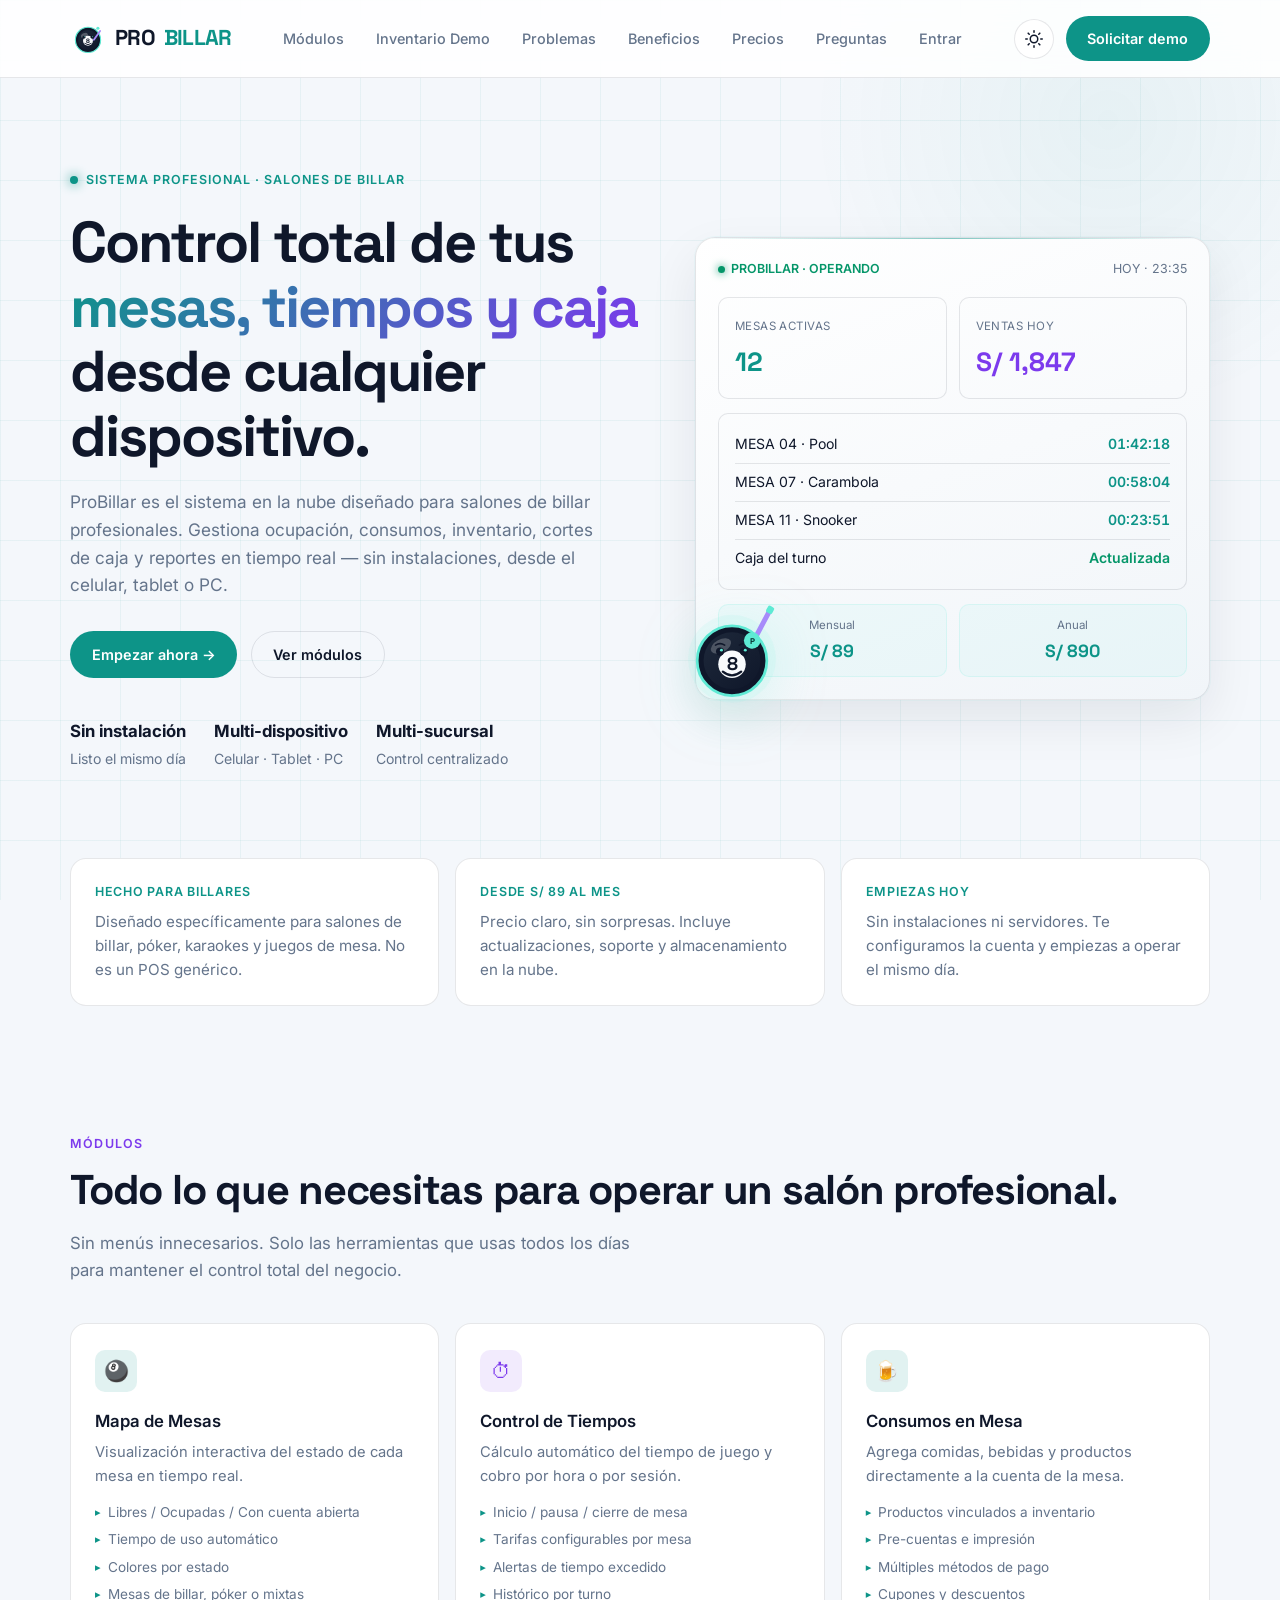
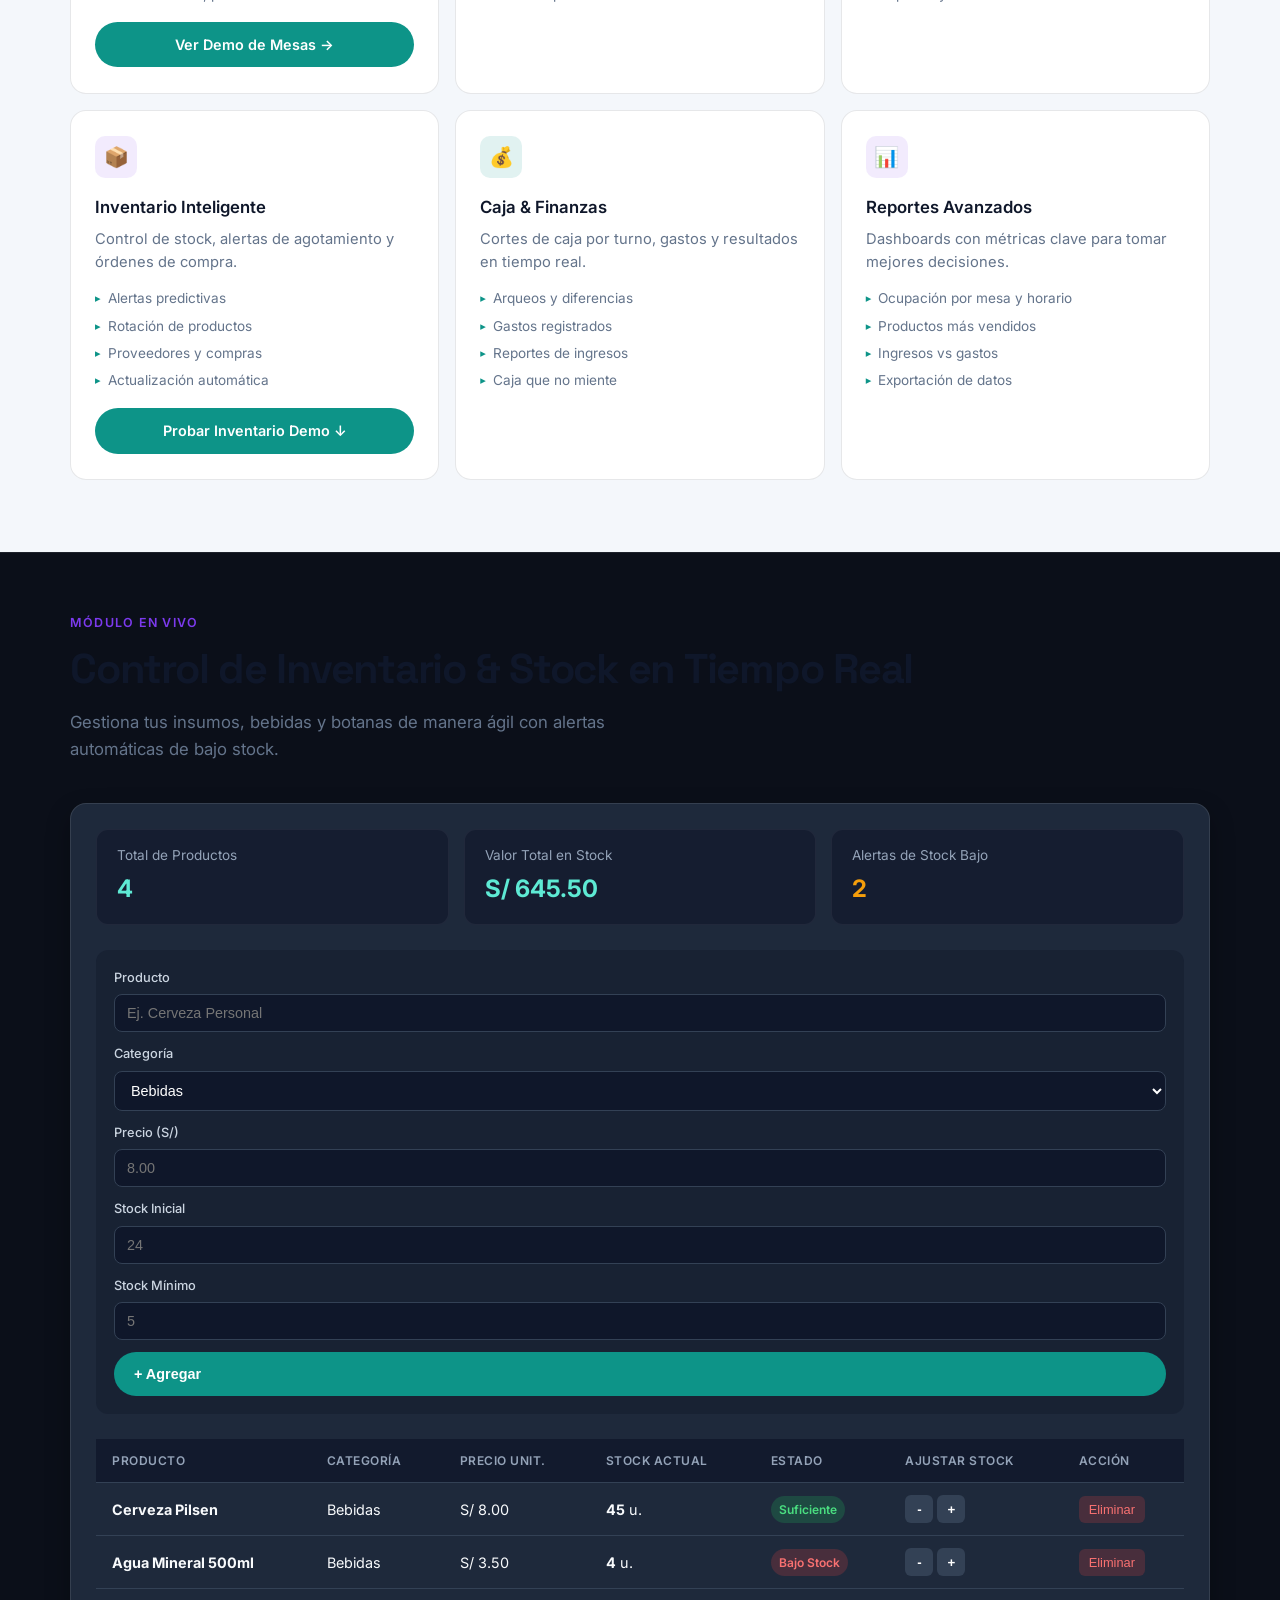
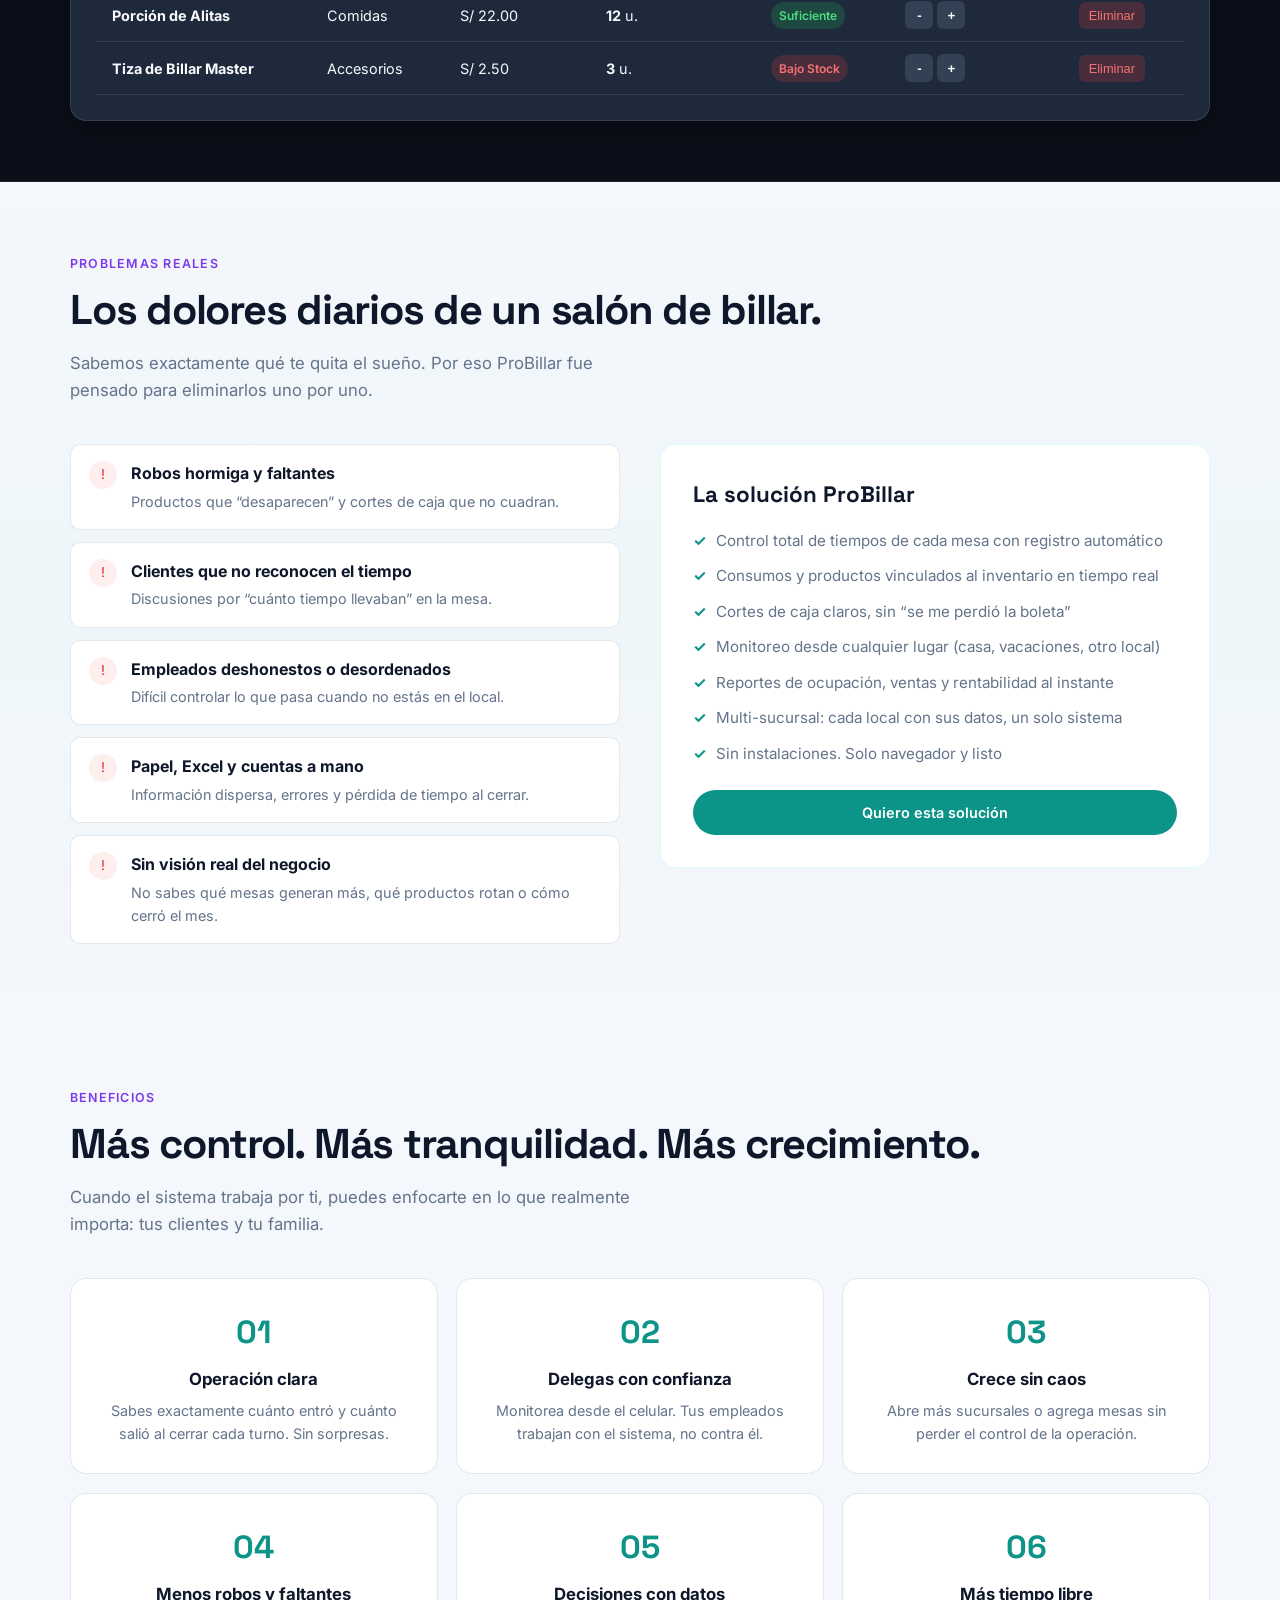
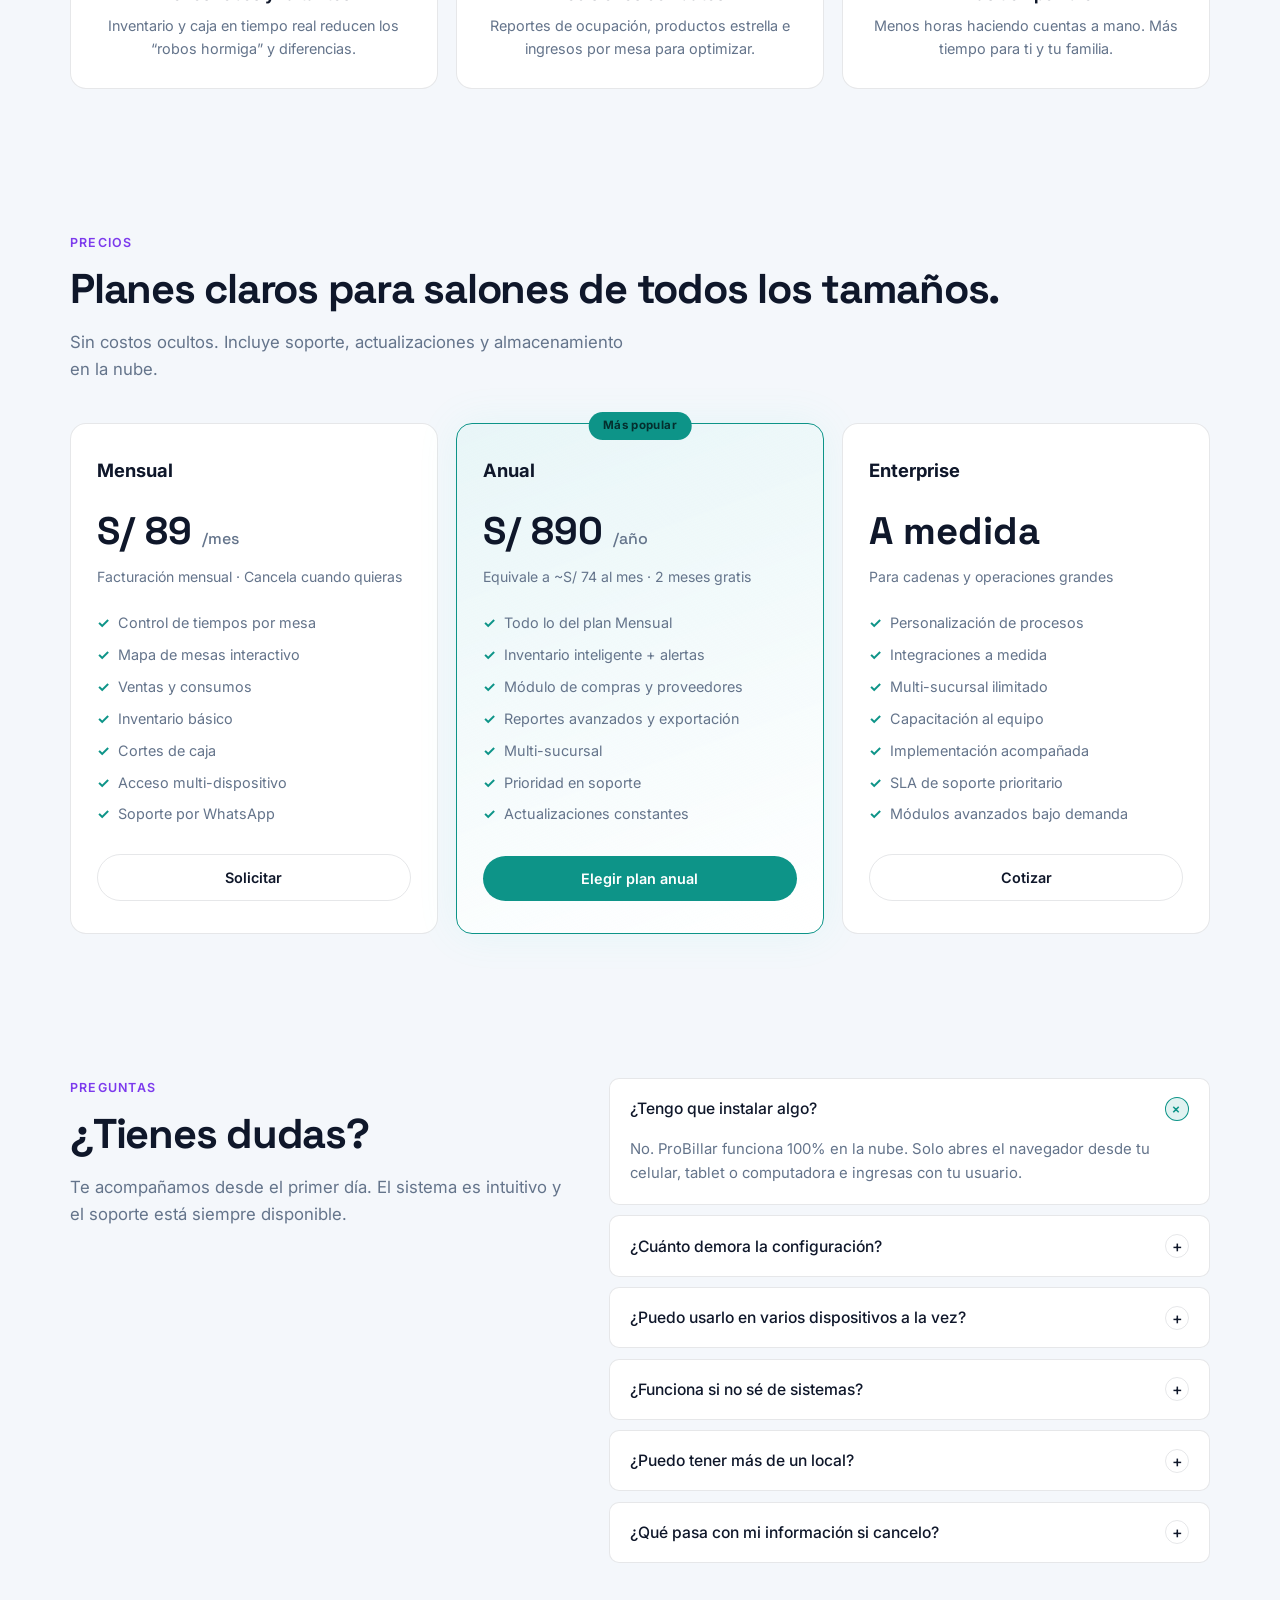
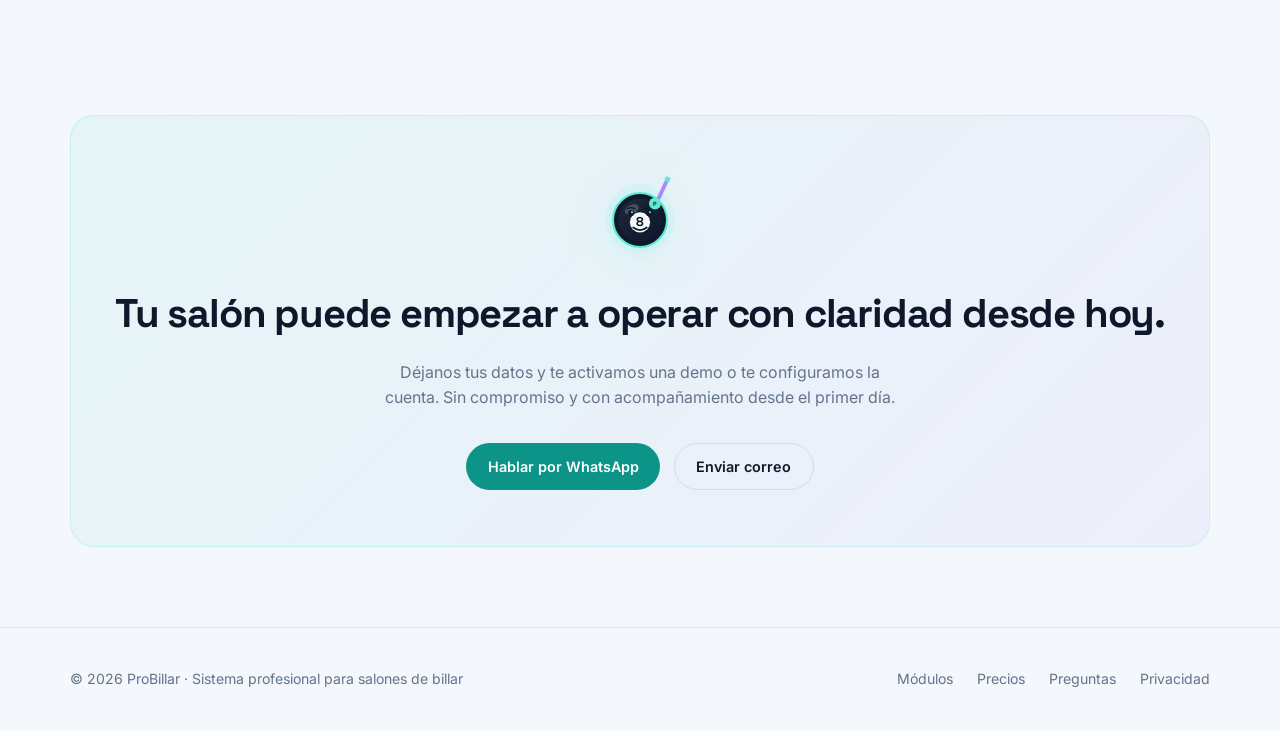
<file: index.html>
<!DOCTYPE html>
<html lang="es">
<head>
  <meta charset="UTF-8" />
  <meta name="theme-color" content="#0f1216" />
  <meta name="mobile-web-app-capable" content="yes" />
  <meta name="apple-mobile-web-app-capable" content="yes" />
  <meta name="viewport" content="width=device-width, initial-scale=1, maximum-scale=5, viewport-fit=cover" />
  <title>ProBillar | Sistema Profesional para Salones de Billar</title>
  <meta name="description" content="Controla mesas, tiempos, ventas, inventario y caja de tu salón de billar desde cualquier dispositivo. Sistema profesional en la nube." />

  <!-- Fuentes -->
  <link rel="preconnect" href="https://fonts.googleapis.com" />
  <link rel="preconnect" href="https://fonts.gstatic.com" crossorigin />
  <link href="https://fonts.googleapis.com/css2?family=Inter:wght@400;500;600;700;800&family=Space+Grotesk:wght@500;600;700&display=swap" rel="stylesheet" />

  <!-- Estilos landing (única fuente: css/styles.css) -->
  <link rel="stylesheet" href="assets/css/landing/styles.css?v=20261113" />
  <link rel="stylesheet" href="assets/css/landing/inventory-demo.css?v=20261113" />
</head>

<body>
<!-- ========================================================================
       1. NAVEGACIÓN
       ======================================================================== -->
  <nav class="nav">
    <div class="container nav-inner">

      <!-- Logo con mascota vectorial pequeña -->
      <a href="#" class="logo">
        <svg class="logo-mascot" viewBox="0 0 80 80" fill="none" xmlns="http://www.w3.org/2000/svg" aria-hidden="true">
          <circle cx="40" cy="42" r="28" fill="#0f172a" stroke="#5eead4" stroke-width="2.5"/>
          <circle cx="40" cy="42" r="22" fill="url(#ballGrad)"/>
          <ellipse cx="32" cy="32" rx="8" ry="5" fill="rgba(255,255,255,0.25)" transform="rotate(-25 32 32)"/>
          <circle cx="40" cy="44" r="11" fill="#f8fafc"/>
          <text x="40" y="49" text-anchor="middle" font-family="Space Grotesk, sans-serif" font-weight="700" font-size="14" fill="#0f172a">8</text>
          <circle cx="31" cy="36" r="3.2" fill="#0f172a"/>
          <circle cx="49" cy="36" r="3.2" fill="#0f172a"/>
          <circle cx="32" cy="35" r="1.1" fill="#5eead4"/>
          <circle cx="50" cy="35" r="1.1" fill="#5eead4"/>
          <path d="M33 50 Q40 56 47 50" stroke="#0f172a" stroke-width="2" stroke-linecap="round" fill="none"/>
          <rect x="58" y="18" width="4" height="28" rx="2" fill="#a78bfa" transform="rotate(35 60 32)"/>
          <circle cx="62" cy="16" r="3.5" fill="#5eead4"/>
          <defs>
            <linearGradient id="ballGrad" x1="20" y1="20" x2="60" y2="65" gradientUnits="userSpaceOnUse">
              <stop stop-color="#1e293b"/>
              <stop offset="1" stop-color="#0f172a"/>
            </linearGradient>
          </defs>
        </svg>
        PRO<span>BILLAR</span>
      </a>

      <ul class="nav-links">
        <li><a href="#modulos">Módulos</a></li>
        <li><a href="#inventario-demo">Inventario Demo</a></li>
        <li><a href="#problemas">Problemas</a></li>
        <li><a href="#beneficios">Beneficios</a></li>
        <li><a href="#precios">Precios</a></li>
        <li><a href="#preguntas">Preguntas</a></li>
        <li><a href="pages/login.html">Entrar</a></li>
      </ul>

      <div class="nav-actions">
        <button type="button" class="theme-toggle" id="theme-toggle" aria-label="Cambiar tema">
          <svg class="icon-moon" viewBox="0 0 24 24" fill="none" stroke="currentColor" stroke-width="2" stroke-linecap="round" stroke-linejoin="round" aria-hidden="true">
            <path d="M21 12.79A9 9 0 1 1 11.21 3 7 7 0 0 0 21 12.79z"/>
          </svg>
          <svg class="icon-sun" viewBox="0 0 24 24" fill="none" stroke="currentColor" stroke-width="2" stroke-linecap="round" stroke-linejoin="round" aria-hidden="true">
            <circle cx="12" cy="12" r="5"/>
            <line x1="12" y1="1" x2="12" y2="3"/>
            <line x1="12" y1="21" x2="12" y2="23"/>
            <line x1="4.22" y1="4.22" x2="5.64" y2="5.64"/>
            <line x1="18.36" y1="18.36" x2="19.78" y2="19.78"/>
            <line x1="1" y1="12" x2="3" y2="12"/>
            <line x1="21" y1="12" x2="23" y2="12"/>
            <line x1="4.22" y1="19.78" x2="5.64" y2="18.36"/>
            <line x1="18.36" y1="5.64" x2="19.78" y2="4.22"/>
          </svg>
        </button>
        <a href="#cta" class="btn btn-primary">Solicitar demo</a>
      </div>
    </div>
  </nav>


  <!-- ========================================================================
       2. HERO
       ======================================================================== -->
  <header class="hero">
    <div class="container hero-grid">

      <div>
        <div class="eyebrow">Sistema profesional · Salones de billar</div>
        <h1>
          Control total de tus <span class="highlight">mesas, tiempos y caja</span> desde cualquier dispositivo.
        </h1>
        <p class="hero-desc">
          ProBillar es el sistema en la nube diseñado para salones de billar profesionales.
          Gestiona ocupación, consumos, inventario, cortes de caja y reportes en tiempo real —
          sin instalaciones, desde el celular, tablet o PC.
        </p>
        <div class="hero-actions">
          <a href="#cta" class="btn btn-primary">Empezar ahora →</a>
          <a href="#modulos" class="btn btn-ghost">Ver módulos</a>
        </div>
        <div class="hero-meta">
          <div>
            <strong>Sin instalación</strong>
            Listo el mismo día
          </div>
          <div>
            <strong>Multi-dispositivo</strong>
            Celular · Tablet · PC
          </div>
          <div>
            <strong>Multi-sucursal</strong>
            Control centralizado
          </div>
        </div>
      </div>

      <div class="dashboard-wrap">
        <svg class="mascot-hero" viewBox="0 0 120 120" fill="none" xmlns="http://www.w3.org/2000/svg" aria-hidden="true">
          <circle cx="60" cy="62" r="48" fill="rgba(94,234,212,0.08)"/>
          <circle cx="60" cy="64" r="38" fill="#0f172a" stroke="#5eead4" stroke-width="3"/>
          <circle cx="60" cy="64" r="31" fill="url(#ballGrad2)"/>
          <ellipse cx="48" cy="48" rx="12" ry="7" fill="rgba(255,255,255,0.22)" transform="rotate(-28 48 48)"/>
          <circle cx="60" cy="68" r="15" fill="#f8fafc"/>
          <text x="60" y="74.5" text-anchor="middle" font-family="Space Grotesk, sans-serif" font-weight="700" font-size="20" fill="#0f172a">8</text>
          <circle cx="47" cy="54" r="4.5" fill="#0f172a"/>
          <circle cx="73" cy="54" r="4.5" fill="#0f172a"/>
          <circle cx="48.5" cy="52.5" r="1.6" fill="#5eead4"/>
          <circle cx="74.5" cy="52.5" r="1.6" fill="#5eead4"/>
          <path d="M50 76 Q60 84 70 76" stroke="#0f172a" stroke-width="2.5" stroke-linecap="round" fill="none"/>
          <path d="M42 47 Q47 44 52 47" stroke="#0f172a" stroke-width="1.8" stroke-linecap="round" fill="none"/>
          <path d="M68 47 Q73 44 78 47" stroke="#0f172a" stroke-width="1.8" stroke-linecap="round" fill="none"/>
          <g transform="rotate(28 95 30)">
            <rect x="88" y="8" width="5.5" height="42" rx="2.5" fill="#a78bfa"/>
            <rect x="87" y="4" width="7.5" height="8" rx="2" fill="#5eead4"/>
            <circle cx="90.75" cy="52" r="3" fill="#cbd5e1"/>
          </g>
          <circle cx="82" cy="42" r="9" fill="#5eead4"/>
          <text x="82" y="45.5" text-anchor="middle" font-family="Space Grotesk, sans-serif" font-weight="700" font-size="9" fill="#042f2e">P</text>
          <defs>
            <linearGradient id="ballGrad2" x1="30" y1="30" x2="90" y2="95" gradientUnits="userSpaceOnUse">
              <stop stop-color="#1e293b"/>
              <stop offset="1" stop-color="#0f172a"/>
            </linearGradient>
          </defs>
        </svg>

        <div class="dashboard" aria-hidden="true">
          <div class="dash-header">
            <div class="dash-status">PROBILLAR · OPERANDO</div>
            <div id="live-time">HOY · --:--</div>
          </div>
          <div class="dash-stats">
            <div class="dash-stat">
              <label>Mesas activas</label>
              <div class="value teal">12</div>
            </div>
            <div class="dash-stat">
              <label>Ventas hoy</label>
              <div class="value purple">S/ 1,847</div>
            </div>
          </div>
          <div class="dash-tables">
            <div class="table-row">
              <span>MESA 04 · Pool</span>
              <span class="time">01:42:18</span>
            </div>
            <div class="table-row">
              <span>MESA 07 · Carambola</span>
              <span class="time">00:58:04</span>
            </div>
            <div class="table-row">
              <span>MESA 11 · Snooker</span>
              <span class="time">00:23:51</span>
            </div>
            <div class="table-row">
              <span>Caja del turno</span>
              <span class="u-l-1">Actualizada</span>
            </div>
          </div>
          <div class="dash-pricing">
            <div class="price-tag">
              <span>Mensual</span>
              <strong>S/ 89</strong>
            </div>
            <div class="price-tag">
              <span>Anual</span>
              <strong>S/ 890</strong>
            </div>
          </div>
        </div>

      </div>
    </div>
  </header>


  <!-- ========================================================================
       3. STRIP
       ======================================================================== -->
  <div class="strip">
    <div class="container strip-grid">
      <div class="strip-card">
        <h3>Hecho para billares</h3>
        <p>Diseñado específicamente para salones de billar, póker, karaokes y juegos de mesa. No es un POS genérico.</p>
      </div>
      <div class="strip-card">
        <h3>Desde S/ 89 al mes</h3>
        <p>Precio claro, sin sorpresas. Incluye actualizaciones, soporte y almacenamiento en la nube.</p>
      </div>
      <div class="strip-card">
        <h3>Empiezas hoy</h3>
        <p>Sin instalaciones ni servidores. Te configuramos la cuenta y empiezas a operar el mismo día.</p>
      </div>
    </div>
  </div>


  <!-- ========================================================================
       4. MÓDULOS
       ======================================================================== -->
  <section id="modulos">
    <div class="container">
      <div class="section-label">Módulos</div>
      <h2 class="section-title">Todo lo que necesitas para operar un salón profesional.</h2>
      <p class="section-desc">Sin menús innecesarios. Solo las herramientas que usas todos los días para mantener el control total del negocio.</p>

      <div class="modules-grid">
        <article class="module-card">
          <div class="module-icon teal">🎱</div>
          <h3>Mapa de Mesas</h3>
          <p>Visualización interactiva del estado de cada mesa en tiempo real.</p>
          <ul>
            <li>Libres / Ocupadas / Con cuenta abierta</li>
            <li>Tiempo de uso automático</li>
            <li>Colores por estado</li>
            <li>Mesas de billar, póker o mixtas</li>
          </ul>
          <!-- BOTÓN AL DOCUMENTO DE MESAEJEMPLO -->
          <a href="pages/login.html" class="btn btn-primary u-l-2">Ver Demo de Mesas →</a>
        </article>

        <article class="module-card">
          <div class="module-icon purple">⏱</div>
          <h3>Control de Tiempos</h3>
          <p>Cálculo automático del tiempo de juego y cobro por hora o por sesión.</p>
          <ul>
            <li>Inicio / pausa / cierre de mesa</li>
            <li>Tarifas configurables por mesa</li>
            <li>Alertas de tiempo excedido</li>
            <li>Histórico por turno</li>
          </ul>
        </article>

        <article class="module-card">
          <div class="module-icon teal">🍺</div>
          <h3>Consumos en Mesa</h3>
          <p>Agrega comidas, bebidas y productos directamente a la cuenta de la mesa.</p>
          <ul>
            <li>Productos vinculados a inventario</li>
            <li>Pre-cuentas e impresión</li>
            <li>Múltiples métodos de pago</li>
            <li>Cupones y descuentos</li>
          </ul>
        </article>

        <article class="module-card">
          <div class="module-icon purple">📦</div>
          <h3>Inventario Inteligente</h3>
          <p>Control de stock, alertas de agotamiento y órdenes de compra.</p>
          <ul>
            <li>Alertas predictivas</li>
            <li>Rotación de productos</li>
            <li>Proveedores y compras</li>
            <li>Actualización automática</li>
          </ul>
          <!-- BOTÓN AL MÓDULO DE INVENTARIO -->
          <a href="#inventario-demo" class="btn btn-primary u-l-2">Probar Inventario Demo ↓</a>
        </article>

        <article class="module-card">
          <div class="module-icon teal">💰</div>
          <h3>Caja & Finanzas</h3>
          <p>Cortes de caja por turno, gastos y resultados en tiempo real.</p>
          <ul>
            <li>Arqueos y diferencias</li>
            <li>Gastos registrados</li>
            <li>Reportes de ingresos</li>
            <li>Caja que no miente</li>
          </ul>
        </article>

        <article class="module-card">
          <div class="module-icon purple">📊</div>
          <h3>Reportes Avanzados</h3>
          <p>Dashboards con métricas clave para tomar mejores decisiones.</p>
          <ul>
            <li>Ocupación por mesa y horario</li>
            <li>Productos más vendidos</li>
            <li>Ingresos vs gastos</li>
            <li>Exportación de datos</li>
          </ul>
        </article>
      </div>
    </div>
  </section>


  <!-- ========================================================================
       MINI INVENTARIO EN VIVO (MÓDULO DE CONTROL DE STOCK)
       ======================================================================== -->
  <section id="inventario-demo" class="inventory-section">
    <div class="container">
      <div class="section-label">Módulo en Vivo</div>
      <h2 class="section-title">Control de Inventario & Stock en Tiempo Real</h2>
      <p class="section-desc">Gestiona tus insumos, bebidas y botanas de manera ágil con alertas automáticas de bajo stock.</p>

      <div class="inventory-card">
        <!-- Tarjetas de métricas rápidas -->
        <div class="inv-stats">
          <div class="inv-stat-box">
            <label>Total de Productos</label>
            <div class="val" id="inv-total-items">0</div>
          </div>
          <div class="inv-stat-box">
            <label>Valor Total en Stock</label>
            <div class="val" id="inv-total-val">S/ 0.00</div>
          </div>
          <div class="inv-stat-box">
            <label>Alertas de Stock Bajo</label>
            <div class="val warning" id="inv-low-alerts">0</div>
          </div>
        </div>

        <!-- Formulario para agregar producto -->
        <form class="inv-form" id="inv-add-form" onsubmit="addInventoryItem(event)">
          <div class="inv-form-group">
            <label>Producto</label>
            <input type="text" id="inv-name" placeholder="Ej. Cerveza Personal" required>
          </div>
          <div class="inv-form-group">
            <label>Categoría</label>
            <select id="inv-cat">
              <option value="Bebidas">Bebidas</option>
              <option value="Comidas">Comidas</option>
              <option value="Accesorios">Accesorios</option>
            </select>
          </div>
          <div class="inv-form-group">
            <label>Precio (S/)</label>
            <input type="number" id="inv-price" step="0.5" placeholder="8.00" required>
          </div>
          <div class="inv-form-group">
            <label>Stock Inicial</label>
            <input type="number" id="inv-stock" placeholder="24" required>
          </div>
          <div class="inv-form-group">
            <label>Stock Mínimo</label>
            <input type="number" id="inv-min" placeholder="5" required>
          </div>
          <button type="submit" class="btn btn-primary u-l-3">+ Agregar</button>
        </form>

        <!-- Tabla de Inventario -->
        <div class="inv-table-wrap">
          <table class="inv-table">
            <thead>
              <tr>
                <th>Producto</th>
                <th>Categoría</th>
                <th>Precio Unit.</th>
                <th>Stock Actual</th>
                <th>Estado</th>
                <th>Ajustar Stock</th>
                <th>Acción</th>
              </tr>
            </thead>
            <tbody id="inv-table-body">
              <!-- Renderizado dinámico -->
            </tbody>
          </table>
        </div>
      </div>
    </div>
  </section>


  <!-- ========================================================================
       5. PROBLEMAS + SOLUCIÓN
       ======================================================================== -->
  <section id="problemas" class="problems">
    <div class="container">
      <div class="section-label">Problemas reales</div>
      <h2 class="section-title">Los dolores diarios de un salón de billar.</h2>
      <p class="section-desc">Sabemos exactamente qué te quita el sueño. Por eso ProBillar fue pensado para eliminarlos uno por uno.</p>

      <div class="problems-grid">
        <div class="problem-list">
          <div class="problem-item">
            <div class="icon">!</div>
            <div>
              <strong>Robos hormiga y faltantes</strong>
              <p class="u-l-4">Productos que “desaparecen” y cortes de caja que no cuadran.</p>
            </div>
          </div>
          <div class="problem-item">
            <div class="icon">!</div>
            <div>
              <strong>Clientes que no reconocen el tiempo</strong>
              <p class="u-l-4">Discusiones por “cuánto tiempo llevaban” en la mesa.</p>
            </div>
          </div>
          <div class="problem-item">
            <div class="icon">!</div>
            <div>
              <strong>Empleados deshonestos o desordenados</strong>
              <p class="u-l-4">Difícil controlar lo que pasa cuando no estás en el local.</p>
            </div>
          </div>
          <div class="problem-item">
            <div class="icon">!</div>
            <div>
              <strong>Papel, Excel y cuentas a mano</strong>
              <p class="u-l-4">Información dispersa, errores y pérdida de tiempo al cerrar.</p>
            </div>
          </div>
          <div class="problem-item">
            <div class="icon">!</div>
            <div>
              <strong>Sin visión real del negocio</strong>
              <p class="u-l-4">No sabes qué mesas generan más, qué productos rotan o cómo cerró el mes.</p>
            </div>
          </div>
        </div>

        <div class="solution-box">
          <h3>La solución ProBillar</h3>
          <ul>
            <li>Control total de tiempos de cada mesa con registro automático</li>
            <li>Consumos y productos vinculados al inventario en tiempo real</li>
            <li>Cortes de caja claros, sin “se me perdió la boleta”</li>
            <li>Monitoreo desde cualquier lugar (casa, vacaciones, otro local)</li>
            <li>Reportes de ocupación, ventas y rentabilidad al instante</li>
            <li>Multi-sucursal: cada local con sus datos, un solo sistema</li>
            <li>Sin instalaciones. Solo navegador y listo</li>
          </ul>
          <a href="#cta" class="btn btn-primary u-l-5">Quiero esta solución</a>
        </div>
      </div>
    </div>
  </section>


  <!-- ========================================================================
       6. BENEFICIOS
       ======================================================================== -->
  <section id="beneficios">
    <div class="container">
      <div class="section-label">Beneficios</div>
      <h2 class="section-title">Más control. Más tranquilidad. Más crecimiento.</h2>
      <p class="section-desc">Cuando el sistema trabaja por ti, puedes enfocarte en lo que realmente importa: tus clientes y tu familia.</p>

      <div class="benefits-grid">
        <div class="benefit-card">
          <div class="num">01</div>
          <h3>Operación clara</h3>
          <p>Sabes exactamente cuánto entró y cuánto salió al cerrar cada turno. Sin sorpresas.</p>
        </div>
        <div class="benefit-card">
          <div class="num">02</div>
          <h3>Delegas con confianza</h3>
          <p>Monitorea desde el celular. Tus empleados trabajan con el sistema, no contra él.</p>
        </div>
        <div class="benefit-card">
          <div class="num">03</div>
          <h3>Crece sin caos</h3>
          <p>Abre más sucursales o agrega mesas sin perder el control de la operación.</p>
        </div>
        <div class="benefit-card">
          <div class="num">04</div>
          <h3>Menos robos y faltantes</h3>
          <p>Inventario y caja en tiempo real reducen los “robos hormiga” y diferencias.</p>
        </div>
        <div class="benefit-card">
          <div class="num">05</div>
          <h3>Decisiones con datos</h3>
          <p>Reportes de ocupación, productos estrella e ingresos por mesa para optimizar.</p>
        </div>
        <div class="benefit-card">
          <div class="num">06</div>
          <h3>Más tiempo libre</h3>
          <p>Menos horas haciendo cuentas a mano. Más tiempo para ti y tu familia.</p>
        </div>
      </div>
    </div>
  </section>


  <!-- ========================================================================
       7. PRECIOS
       ======================================================================== -->
  <section id="precios">
    <div class="container">
      <div class="section-label">Precios</div>
      <h2 class="section-title">Planes claros para salones de todos los tamaños.</h2>
      <p class="section-desc">Sin costos ocultos. Incluye soporte, actualizaciones y almacenamiento en la nube.</p>

      <div class="pricing-grid">
        <div class="price-card">
          <h3>Mensual</h3>
          <div class="amount">S/ 89 <span>/mes</span></div>
          <p class="period">Facturación mensual · Cancela cuando quieras</p>
          <ul>
            <li>Control de tiempos por mesa</li>
            <li>Mapa de mesas interactivo</li>
            <li>Ventas y consumos</li>
            <li>Inventario básico</li>
            <li>Cortes de caja</li>
            <li>Acceso multi-dispositivo</li>
            <li>Soporte por WhatsApp</li>
          </ul>
          <a href="#cta" class="btn btn-ghost">Solicitar</a>
        </div>

        <div class="price-card featured">
          <h3>Anual</h3>
          <div class="amount">S/ 890 <span>/año</span></div>
          <p class="period">Equivale a ~S/ 74 al mes · 2 meses gratis</p>
          <ul>
            <li>Todo lo del plan Mensual</li>
            <li>Inventario inteligente + alertas</li>
            <li>Módulo de compras y proveedores</li>
            <li>Reportes avanzados y exportación</li>
            <li>Multi-sucursal</li>
            <li>Prioridad en soporte</li>
            <li>Actualizaciones constantes</li>
          </ul>
          <a href="#cta" class="btn btn-primary">Elegir plan anual</a>
        </div>

        <div class="price-card">
          <h3>Enterprise</h3>
          <div class="amount">A medida</div>
          <p class="period">Para cadenas y operaciones grandes</p>
          <ul>
            <li>Personalización de procesos</li>
            <li>Integraciones a medida</li>
            <li>Multi-sucursal ilimitado</li>
            <li>Capacitación al equipo</li>
            <li>Implementación acompañada</li>
            <li>SLA de soporte prioritario</li>
            <li>Módulos avanzados bajo demanda</li>
          </ul>
          <a href="#cta" class="btn btn-ghost">Cotizar</a>
        </div>
      </div>
    </div>
  </section>


  <!-- ========================================================================
       8. FAQ
       ======================================================================== -->
  <section id="preguntas">
    <div class="container faq-layout">
      <div>
        <div class="section-label">Preguntas</div>
        <h2 class="section-title">¿Tienes dudas?</h2>
        <p class="section-desc">Te acompañamos desde el primer día. El sistema es intuitivo y el soporte está siempre disponible.</p>
      </div>

      <div class="faq-list">
        <div class="faq-item open">
          <button class="faq-question" aria-expanded="true">
            ¿Tengo que instalar algo?
            <span class="faq-icon">+</span>
          </button>
          <div class="faq-answer">
            <p>No. ProBillar funciona 100% en la nube. Solo abres el navegador desde tu celular, tablet o computadora e ingresas con tu usuario.</p>
          </div>
        </div>

        <div class="faq-item">
          <button class="faq-question" aria-expanded="false">
            ¿Cuánto demora la configuración?
            <span class="faq-icon">+</span>
          </button>
          <div class="faq-answer">
            <p>En la mayoría de casos dejamos tu cuenta lista el mismo día. Configuramos mesas, tarifas, productos y usuarios según tu operación.</p>
          </div>
        </div>

        <div class="faq-item">
          <button class="faq-question" aria-expanded="false">
            ¿Puedo usarlo en varios dispositivos a la vez?
            <span class="faq-icon">+</span>
          </button>
          <div class="faq-answer">
            <p>Sí. Al estar en la nube puedes usarlo en tantos equipos como necesites (caja, bar, oficina, celular del dueño) sin costo adicional por dispositivo.</p>
          </div>
        </div>

        <div class="faq-item">
          <button class="faq-question" aria-expanded="false">
            ¿Funciona si no sé de sistemas?
            <span class="faq-icon">+</span>
          </button>
          <div class="faq-answer">
            <p>Sí. La interfaz es simple y pensada para el día a día del salón. Además te capacitamos y damos soporte por WhatsApp desde el primer día.</p>
          </div>
        </div>

        <div class="faq-item">
          <button class="faq-question" aria-expanded="false">
            ¿Puedo tener más de un local?
            <span class="faq-icon">+</span>
          </button>
          <div class="faq-answer">
            <p>Sí. El plan Anual y Enterprise permiten multi-sucursal. Cada local tiene sus datos separados y tú ves todo desde un solo panel.</p>
          </div>
        </div>

        <div class="faq-item">
          <button class="faq-question" aria-expanded="false">
            ¿Qué pasa con mi información si cancelo?
            <span class="faq-icon">+</span>
          </button>
          <div class="faq-answer">
            <p>Tu información es confidencial. Si decides cancelar te entregamos un respaldo de tus datos (Excel o similar) y se elimina de nuestros servidores según la política de privacidad.</p>
          </div>
        </div>
      </div>
    </div>
  </section>


  <!-- ========================================================================
       9. CTA FINAL
       ======================================================================== -->
  <section class="cta" id="cta">
    <div class="container">
      <div class="cta-box">

        <svg class="mascot-cta" viewBox="0 0 120 120" fill="none" xmlns="http://www.w3.org/2000/svg" aria-hidden="true">
          <circle cx="60" cy="62" r="46" fill="rgba(94,234,212,0.1)"/>
          <circle cx="60" cy="64" r="36" fill="#0f172a" stroke="#5eead4" stroke-width="2.8"/>
          <circle cx="60" cy="64" r="29" fill="url(#ballGrad3)"/>
          <ellipse cx="49" cy="50" rx="10" ry="6" fill="rgba(255,255,255,0.2)" transform="rotate(-26 49 50)"/>
          <circle cx="60" cy="67" r="13.5" fill="#f8fafc"/>
          <text x="60" y="72.5" text-anchor="middle" font-family="Space Grotesk, sans-serif" font-weight="700" font-size="17" fill="#0f172a">8</text>
          <circle cx="48" cy="55" r="4" fill="#0f172a"/>
          <circle cx="72" cy="55" r="4" fill="#0f172a"/>
          <circle cx="49.3" cy="53.7" r="1.4" fill="#5eead4"/>
          <circle cx="73.3" cy="53.7" r="1.4" fill="#5eead4"/>
          <path d="M51 74 Q60 81 69 74" stroke="#0f172a" stroke-width="2.3" stroke-linecap="round" fill="none"/>
          <path d="M43 49 Q48 46 53 49" stroke="#0f172a" stroke-width="1.6" stroke-linecap="round" fill="none"/>
          <path d="M67 49 Q72 46 77 49" stroke="#0f172a" stroke-width="1.6" stroke-linecap="round" fill="none"/>
          <g transform="rotate(25 92 28)">
            <rect x="86" y="10" width="5" height="36" rx="2.2" fill="#a78bfa"/>
            <rect x="85" y="6" width="7" height="7" rx="1.8" fill="#5eead4"/>
          </g>
          <circle cx="80" cy="42" r="8" fill="#5eead4"/>
          <text x="80" y="45.2" text-anchor="middle" font-family="Space Grotesk, sans-serif" font-weight="700" font-size="8" fill="#042f2e">P</text>
          <defs>
            <linearGradient id="ballGrad3" x1="32" y1="32" x2="88" y2="92" gradientUnits="userSpaceOnUse">
              <stop stop-color="#1e293b"/>
              <stop offset="1" stop-color="#0f172a"/>
            </linearGradient>
          </defs>
        </svg>

        <h2>Tu salón puede empezar a operar con claridad desde hoy.</h2>
        <p>Déjanos tus datos y te activamos una demo o te configuramos la cuenta. Sin compromiso y con acompañamiento desde el primer día.</p>
        <div class="cta-actions">
          <a href="https://wa.me/51906639474?text=Hola%2C%20quiero%20información%20sobre%20ProBillar" class="btn btn-primary" target="_blank" rel="noopener">
            Hablar por WhatsApp
          </a>
          <a href="mailto:hola@probillar.com" class="btn btn-ghost">Enviar correo</a>
        </div>
      </div>
    </div>
  </section>


  <!-- ========================================================================
       10. FOOTER
       ======================================================================== -->
  <footer>
    <div class="container footer-inner">
      <div class="footer-copy">
        © 2026 ProBillar · Sistema profesional para salones de billar
      </div>
      <div class="footer-links">
        <a href="#modulos">Módulos</a>
        <a href="#precios">Precios</a>
        <a href="#preguntas">Preguntas</a>
        <a href="#">Privacidad</a>
      </div>
    </div>
  </footer>


  <!-- Scripts Base -->
  <script src="assets/js/landing/main.js?v=20261113"></script>
  <!-- Inventario demo -->
  <script src="assets/js/landing/inventory-demo.js?v=20261113"></script>
</body>
</html>
</file>
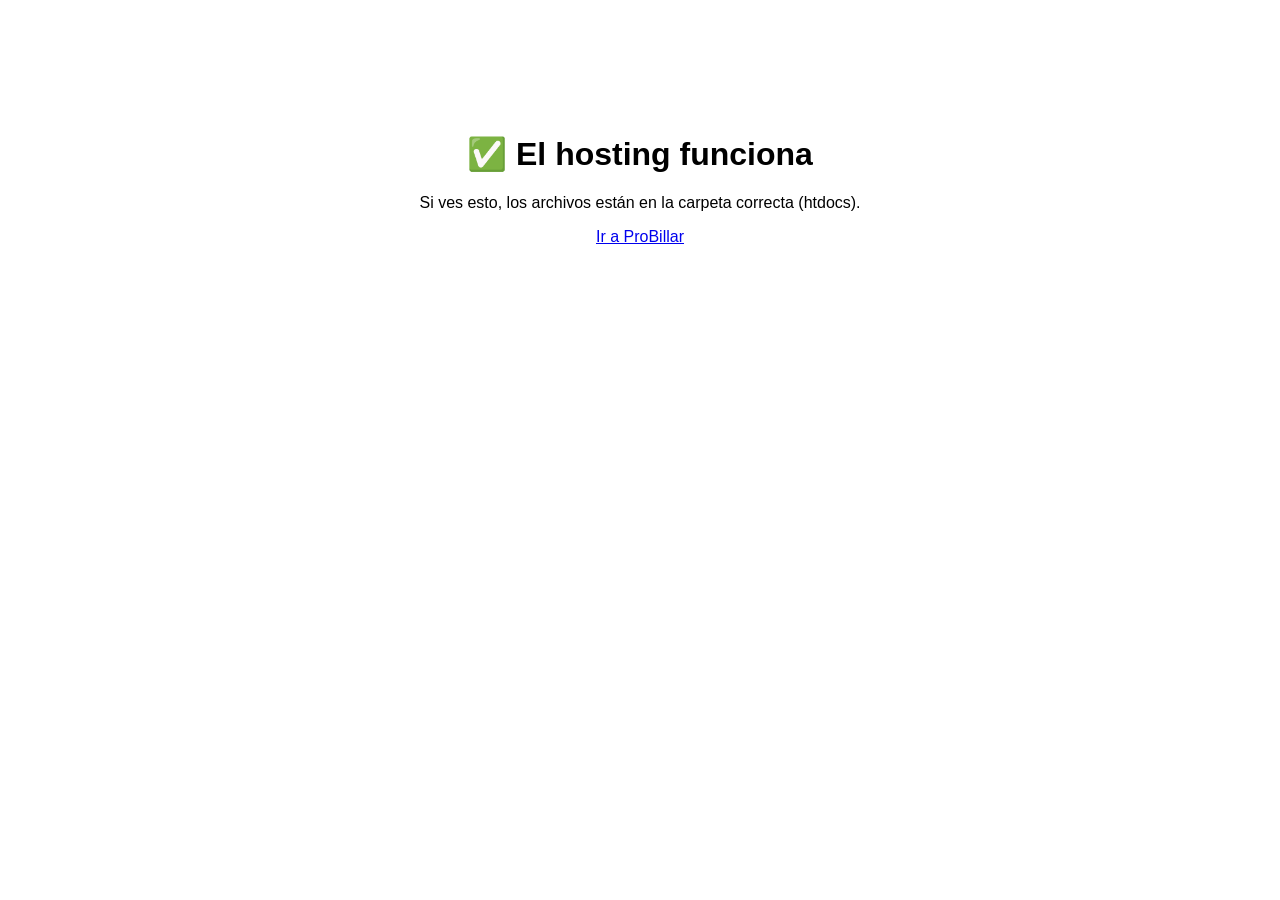
<file: prueba.html>
<!DOCTYPE html>
<html lang="es"><head><meta charset="UTF-8"><title>Prueba</title></head>
<body style="font-family:sans-serif;text-align:center;margin-top:15vh">
<h1>✅ El hosting funciona</h1>
<p>Si ves esto, los archivos están en la carpeta correcta (htdocs).</p>
<p><a href="index.html">Ir a ProBillar</a></p>
</body></html>
</file>
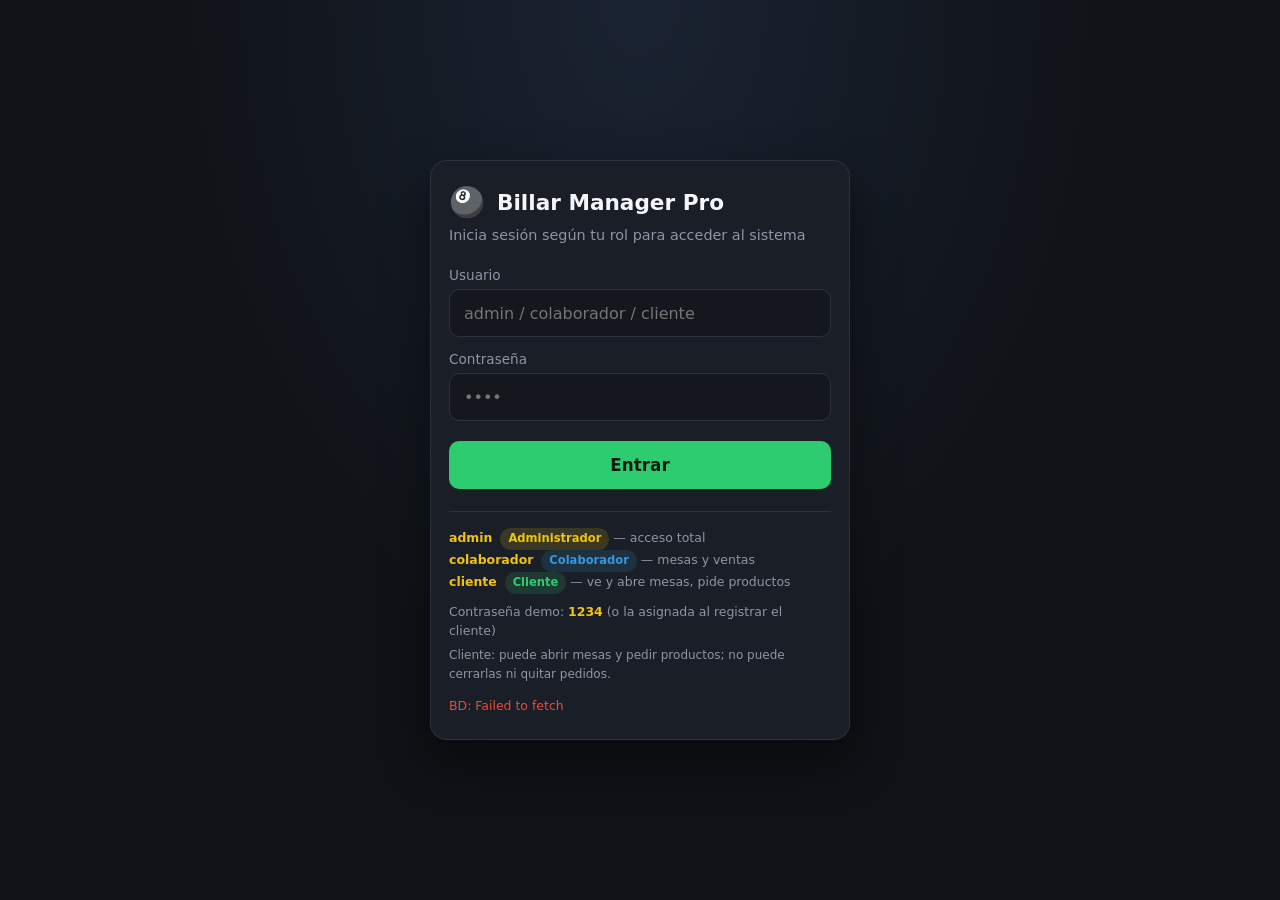
<file: pages/login.html>
<!DOCTYPE html>
<html lang="es">
<head>
  <meta charset="UTF-8">
  <meta name="theme-color" content="#0f1216" />
  <meta name="mobile-web-app-capable" content="yes" />
  <meta name="apple-mobile-web-app-capable" content="yes" />
  <meta name="viewport" content="width=device-width, initial-scale=1, maximum-scale=5, viewport-fit=cover">
  <title>Login — Billar Manager Pro</title>
  <link rel="stylesheet" href="../assets/css/login/login.css?v=20261113" />
</head>
<body>
  <div class="login-card">
    <div class="brand">
      <span>🎱</span>
      <h1>Billar Manager Pro</h1>
    </div>
    <p class="subtitle">Inicia sesión según tu rol para acceder al sistema</p>

    <div id="error" class="error"></div>

    <form id="login-form">
      <label for="usuario">Usuario</label>
      <input id="usuario" name="usuario" autocomplete="username" placeholder="admin / colaborador / cliente" required>

      <label for="password">Contraseña</label>
      <input id="password" name="password" type="password" autocomplete="current-password" placeholder="••••" required>

      <button type="submit" class="btn-login" id="btn-login">Entrar</button>
    </form>

    <div class="hints">
      <div><strong>admin</strong> <span class="role-tag r-admin">Administrador</span> — acceso total</div>
      <div><strong>colaborador</strong> <span class="role-tag r-colab">Colaborador</span> — mesas y ventas</div>
      <div><strong>cliente</strong> <span class="role-tag r-cli">Cliente</span> — ve y abre mesas, pide productos</div>
      <div class="u-lg-1">Contraseña demo: <strong>1234</strong> (o la asignada al registrar el cliente)</div>
      <div class="u-lg-2">Cliente: puede abrir mesas y pedir productos; no puede cerrarlas ni quitar pedidos.</div>
      <div class="db-ok" id="db-line">Validando contra Supabase…</div>
    </div>
  </div>
  <script src="../assets/js/core/config.js?v=20261113"></script>
  <script src="../assets/js/login/login.js?v=20261113"></script>
</body>
</html>
</file>
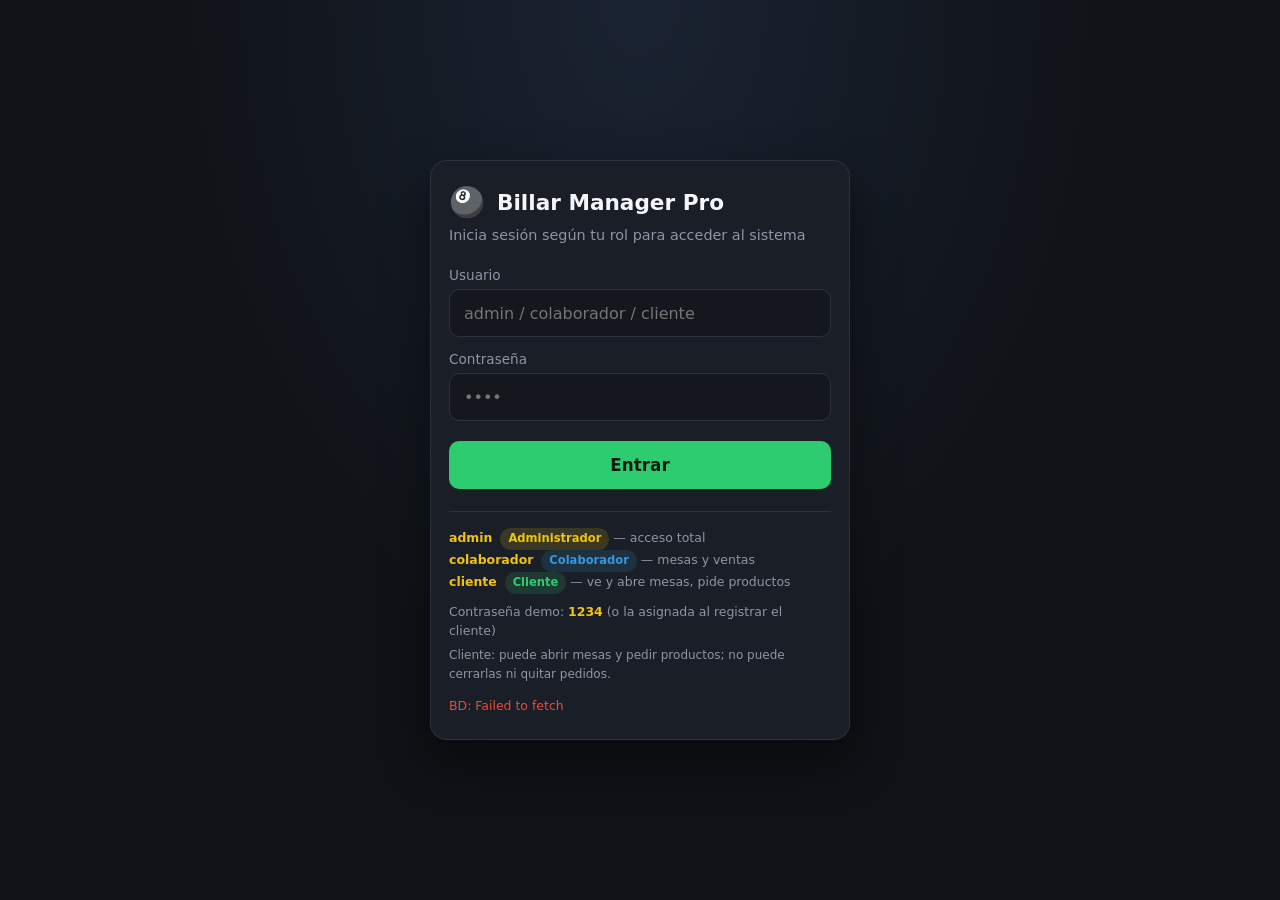
<file: pages/mesaejemplo.html>
<!DOCTYPE html>
<html lang="es">
<head>
  <meta charset="UTF-8">
  <meta name="theme-color" content="#0f1216" />
  <meta name="mobile-web-app-capable" content="yes" />
  <meta name="apple-mobile-web-app-capable" content="yes" />
  <meta name="viewport" content="width=device-width, initial-scale=1, maximum-scale=5, viewport-fit=cover">
  <title>Sistema de Control - Billar Pro</title>
  <link rel="stylesheet" href="../assets/css/panel/panel.css?v=20261113" />
</head>
<body id="app-root" class="auth-pending">

  <header>
    <div class="brand">
      <span>🎱</span> Billar Manager Pro
      <span class="u-p-1" id="session-badge"></span>
    </div>
    <div class="header-actions">
      <div class="rate-info" id="rate-info">
        Conectando a Supabase…
      </div>
      <div class="rate-info u-p-2" id="db-status">
        DB: —
      </div>
      <button class="btn-close-box" id="btn-cierre-caja" onclick="closeDailyBox()">🔒 Cierre de Caja</button>
      <button class="btn-back" id="btn-logout" type="button" onclick="logout()">Salir</button>
    </div>
  </header>

  <!-- BANNER DE NOTIFICACIONES SOBRE EL STOCK -->
  <div id="notification-container"></div>

  <div class="dashboard">
    <!-- MAPA DE MESAS -->
    <div class="map-container" id="map-container">
      <!-- Generado dinámicamente con JS -->
    </div>

    <!-- PANEL DE CONTROL Y CONSUMO -->
    <div class="panel">
      <div class="panel-header">
        <h2 id="panel-table-title">Mesa 1</h2>
        <span id="panel-table-status" class="table-status status-free">Disponible</span>
      </div>

      <!-- BOTONES DE CONTROL DE TIEMPO -->
      <div class="action-group">
        <button class="btn btn-start" id="btn-abrir-mesa" onclick="startTable()">Abrir Mesa</button>
        <button class="btn btn-stop" id="btn-cerrar-mesa" onclick="stopTable()">Cerrar / Cobrar</button>
      </div>

      <!-- AGREGAR CONSUMO RÁPIDO (DESDE INVENTARIO) -->
      <div class="section-title">
        <span>Añadir del Inventario</span>
        <span class="u-p-3">Descuento Automático</span>
      </div>
      <div class="quick-add" id="quick-add-container">
        <!-- Generado dinámicamente según el inventario -->
      </div>

      <!-- AGREGAR CONSUMO PERSONALIZADO -->
      <div class="section-title">Añadir Producto Manual (Suma a Inventario)</div>
      <div class="custom-item-form">
        <input type="text" id="custom-name" placeholder="Ej. Agua mineral">
        <input type="number" id="custom-price" placeholder="Precio" step="0.5">
        <button class="btn-add" onclick="addCustomItem()">+</button>
      </div>

      <!-- DETALLE DE CONSUMOS -->
      <div class="section-title">Consumos de la Mesa</div>
      <ul class="orders-list" id="orders-list">
        <!-- Generado dinámicamente -->
      </ul>

      <!-- RESUMEN DE CUENTA -->
      <div class="summary-box">
        <div class="summary-row">
          <span>Tiempo de Juego:</span>
          <span id="summary-time">00:00:00</span>
        </div>
        <div class="summary-row">
          <span>Costo Tiempo:</span>
          <span id="summary-time-cost">$0.00</span>
        </div>
        <div class="summary-row">
          <span>Costo Productos:</span>
          <span id="summary-products-cost">$0.00</span>
        </div>
        <div class="summary-row total">
          <span>Total a Pagar:</span>
          <span id="summary-total">$0.00</span>
        </div>
      </div>
    </div>
  </div>

  <!-- SECCIÓN DE CONTROL DE INVENTARIO Y STOCK INTEGRADAS -->
  <section class="inventory-panel">
    <div class="inv-header">
      <h3>📦 Control de Stock e Inventario General</h3>
      <span class="u-p-4">Actualización en tiempo real</span>
    </div>

    <!-- Formulario Rápido de Insumos -->
    <form class="inv-form-inline" onsubmit="addNewStockItem(event)">
      <input type="text" id="inv-new-name" placeholder="Nombre del Insumo / Producto" required>
      <input type="number" id="inv-new-price" step="0.5" placeholder="Precio ($)" required>
      <input type="number" id="inv-new-stock" placeholder="Stock Inic." required>
      <input type="number" id="inv-new-min" placeholder="Stock Mín." required>
      <button type="submit" class="btn btn-start u-p-5">+ Crear</button>
    </form>

    <div class="inv-table-wrap">
      <table class="inv-table">
        <thead>
          <tr>
            <th>Producto</th>
            <th>Categoría</th>
            <th>Precio Unit.</th>
            <th>Stock Inicial</th>
            <th>Vendidos Hoy</th>
            <th>Stock Actual</th>
            <th>Stock Mín.</th>
            <th>Estado</th>
            <th>Ajustar Stock</th>
            <th>Acciones</th>
          </tr>
        </thead>
        <tbody id="inventory-tbody">
          <!-- Renderizado dinámico del inventario -->
        </tbody>
      </table>
    </div>
  </section>


  <!-- GESTIÓN DE CLIENTES (Colaborador + Administrador) -->
  <section class="mgmt-panel u-p-6" id="panel-clientes">
    <h3>👥 Gestión de Clientes</h3>
    <div class="mgmt-grid">
      <form class="mgmt-form" id="form-cliente" onsubmit="addCliente(event)">
        <div class="row">
          <div>
            <label>Nombre completo *</label>
            <input type="text" id="cli-nombre" placeholder="Ej. Juan Pérez" required>
          </div>
          <div>
            <label>Usuario de acceso *</label>
            <input type="text" id="cli-usuario" placeholder="login del cliente" required autocomplete="off">
          </div>
        </div>
        <div class="row">
          <div>
            <label>Contraseña *</label>
            <input type="text" id="cli-pass" value="1234" required>
          </div>
          <div>
            <label>DNI / Documento</label>
            <input type="text" id="cli-dni" placeholder="Opcional">
          </div>
        </div>
        <div class="row">
          <div>
            <label>Teléfono</label>
            <input type="text" id="cli-telefono" placeholder="Opcional">
          </div>
          <div>
            <label>VIP</label>
            <select id="cli-vip">
              <option value="false">No</option>
              <option value="true">Sí</option>
            </select>
          </div>
        </div>
        <button type="submit" class="btn btn-start u-p-7">+ Registrar cliente</button>
        <p class="u-p-8">Se crea acceso con rol Cliente para ver mesas y pedir productos (sin poder quitarlos).</p>
      </form>
      <div class="mgmt-list">
        <table>
          <thead>
            <tr><th>Nombre</th><th>Usuario</th><th>DNI</th><th>Teléfono</th><th>VIP</th></tr>
          </thead>
          <tbody id="clientes-tbody"></tbody>
        </table>
      </div>
    </div>
  </section>

  <!-- GESTIÓN DE USUARIOS (solo Administrador) -->
  <section class="mgmt-panel u-p-6" id="panel-usuarios">
    <h3>🛡️ Gestión de Usuarios (Admin / Colaborador)</h3>
    <div class="mgmt-grid">
      <form class="mgmt-form" id="form-usuario" onsubmit="addUsuario(event)">
        <div class="row">
          <div>
            <label>Nombre completo *</label>
            <input type="text" id="usr-nombre" placeholder="Nombre y apellido" required>
          </div>
          <div>
            <label>Usuario de acceso *</label>
            <input type="text" id="usr-usuario" placeholder="login" required autocomplete="off">
          </div>
        </div>
        <div class="row">
          <div>
            <label>Contraseña *</label>
            <input type="text" id="usr-pass" value="1234" required>
          </div>
          <div>
            <label>Rol *</label>
            <select id="usr-rol" required>
              <option value="2">Colaborador</option>
              <option value="1">Administrador</option>
            </select>
          </div>
        </div>
        <button type="submit" class="btn btn-start u-p-9">+ Crear usuario</button>
        <p class="u-p-8">Solo el Administrador puede crear colaboradores y otros administradores. No se crean cuentas de rol Cliente aquí (usa Gestión de Clientes).</p>
      </form>
      <div class="mgmt-list">
        <table>
          <thead>
            <tr><th>Nombre</th><th>Usuario</th><th>Rol</th><th>Estado</th></tr>
          </thead>
          <tbody id="usuarios-tbody"></tbody>
        </table>
      </div>
    </div>
  </section>

  <!-- MODAL BOLETA DE CONSUMO DE MESA -->
  <div id="boleta-modal" class="modal-overlay u-p-10">
    <div class="modal-content boleta-ticket" id="boleta-ticket">
      <div id="boleta-body"></div>
      <div class="boleta-actions u-p-11">
        <button class="btn btn-start" onclick="printBoleta()">🖨️ Imprimir boleta</button>
        <button class="btn btn-stop" onclick="document.getElementById('boleta-modal').style.display='none'">Cerrar</button>
      </div>
    </div>
  </div>

  <!-- MODAL DE RESUMEN AL CIERRE DE CAJA -->
  <div id="close-box-modal" class="modal-overlay u-p-10">
    <div class="modal-content">
      <h2 class="u-p-12">📋 Reporte de Cierre de Caja</h2>
      <div id="modal-report-body"></div>
      <div class="u-p-13">
        <button class="btn btn-start" onclick="exportReportCSV()" title="Descargar CSV (abre bien en Excel)">📥 CSV / Excel</button>
        <button class="btn btn-start u-p-14" onclick="exportReportExcel()" title="Descargar archivo Excel (.xls)">📊 Excel</button>
        <button class="btn btn-start" onclick="printCierreCaja()">🖨️ Imprimir / PDF</button>
        <button class="btn btn-stop" onclick="document.getElementById('close-box-modal').style.display='none'">Cerrar Ventana</button>
      </div>
    </div>
  </div>

  <!-- Módulos del panel (orden importa; sin repetición de lógica) -->
  <script src="../assets/js/core/config.js?v=20261113"></script>
  <script src="../assets/js/panel/state.js?v=20261113"></script>
  <script src="../assets/js/panel/api.js?v=20261113"></script>
  <script src="../assets/js/panel/auth.js?v=20261113"></script>
  <script src="../assets/js/panel/mesas.js?v=20261113"></script>
  <script src="../assets/js/panel/inventario.js?v=20261113"></script>
  <script src="../assets/js/panel/boleta.js?v=20261113"></script>
  <script src="../assets/js/panel/gestion.js?v=20261113"></script>
  <script src="../assets/js/panel/reportes.js?v=20261113"></script>
  <script src="../assets/js/panel/panel-init.js?v=20261113"></script>

</body>
</html>
</file>
<file: assets/css/landing/styles.css>
/* ==========================================================================
   PROBILLAR — styles.css
   --------------------------------------------------------------------------
   Estilos principales de la landing page.
   Organización por secciones para facilitar el mantenimiento.

   Paleta:
     --accent      → Cyan/Teal  (#5eead4)  — color principal
     --accent-2    → Púrpura    (#a78bfa)  — color secundario
     --bg          → Fondo casi negro
     --bg-card     → Fondo de tarjetas
   ========================================================================== */


/* --------------------------------------------------------------------------
   1. VARIABLES GLOBALES (Custom Properties)
   -------------------------------------------------------------------------- */
/* Modo oscuro (por defecto) */
:root {
  --bg: #05070b;
  --bg-elevated: #0c1017;
  --bg-card: #11151e;
  --border: rgba(255, 255, 255, 0.07);
  --border-hover: rgba(94, 234, 212, 0.35);
  --text: #e8edf5;
  --text-muted: #8b95a8;
  --accent: #5eead4;
  --accent-soft: rgba(94, 234, 212, 0.12);
  --accent-2: #a78bfa;
  --accent-2-soft: rgba(167, 139, 250, 0.12);
  --success: #34d399;
  --danger: #f87171;
  --radius: 16px;
  --radius-sm: 10px;
  --shadow: 0 20px 50px rgba(0, 0, 0, 0.45);
  --font: 'Inter', system-ui, sans-serif;
  --font-display: 'Space Grotesk', 'Inter', sans-serif;
  --nav-bg: rgba(5, 7, 11, 0.75);
  --grid-line: rgba(94, 234, 212, 0.03);
  --glow: rgba(94, 234, 212, 0.08);
  --dash-bg: linear-gradient(160deg, #12161f 0%, #0a0d13 100%);
  --btn-primary-text: #042f2e;
}

/* Modo claro */
[data-theme="light"] {
  --bg: #f4f7fb;
  --bg-elevated: #ffffff;
  --bg-card: #ffffff;
  --border: rgba(15, 23, 42, 0.1);
  --border-hover: rgba(13, 148, 136, 0.45);
  --text: #0f172a;
  --text-muted: #64748b;
  --accent: #0d9488;
  --accent-soft: rgba(13, 148, 136, 0.12);
  --accent-2: #7c3aed;
  --accent-2-soft: rgba(124, 58, 237, 0.1);
  --success: #059669;
  --danger: #dc2626;
  --shadow: 0 20px 50px rgba(15, 23, 42, 0.08);
  --nav-bg: rgba(255, 255, 255, 0.85);
  --grid-line: rgba(13, 148, 136, 0.06);
  --glow: rgba(13, 148, 136, 0.06);
  --dash-bg: linear-gradient(160deg, #ffffff 0%, #f1f5f9 100%);
  --btn-primary-text: #ffffff;
}


/* --------------------------------------------------------------------------
   2. RESET Y BASE
   -------------------------------------------------------------------------- */
* {
  margin: 0;
  padding: 0;
  box-sizing: border-box;
}

html {
  scroll-behavior: smooth;
}

body {
  font-family: var(--font);
  background: var(--bg);
  color: var(--text);
  line-height: 1.6;
  overflow-x: hidden;
  transition: background-color 0.35s ease, color 0.35s ease;
}

/* Fondo con grid sutil (efecto tech) */
body::before {
  content: '';
  position: fixed;
  inset: 0;
  background-image:
    linear-gradient(var(--grid-line) 1px, transparent 1px),
    linear-gradient(90deg, var(--grid-line) 1px, transparent 1px);
  background-size: 60px 60px;
  pointer-events: none;
  z-index: 0;
}

/* Orbe de luz decorativo (esquina superior derecha) */
body::after {
  content: '';
  position: fixed;
  top: -20%;
  right: -10%;
  width: 600px;
  height: 600px;
  background: radial-gradient(circle, var(--glow) 0%, transparent 70%);
  pointer-events: none;
  z-index: 0;
}

/* Contenedor centrado */
.container {
  width: min(1140px, 92%);
  margin-inline: auto;
  position: relative;
  z-index: 1;
}


/* --------------------------------------------------------------------------
   3. NAVEGACIÓN (Navbar sticky)
   -------------------------------------------------------------------------- */
.nav {
  position: sticky;
  top: 0;
  z-index: 100;
  padding: 1rem 0;
  backdrop-filter: blur(16px);
  background: var(--nav-bg);
  border-bottom: 1px solid var(--border);
}

.nav-inner {
  display: flex;
  align-items: center;
  justify-content: space-between;
  gap: 1.5rem;
}

/* Logo + mascota pequeña */
.logo {
  font-family: var(--font-display);
  font-weight: 700;
  font-size: 1.35rem;
  letter-spacing: -0.03em;
  color: var(--text);
  text-decoration: none;
  display: flex;
  align-items: center;
  gap: 0.55rem;
}

.logo span {
  color: var(--accent);
}

.logo-mascot {
  width: 36px;
  height: 36px;
  flex-shrink: 0;
}

.nav-links {
  display: flex;
  gap: 2rem;
  list-style: none;
}

.nav-links a {
  color: var(--text-muted);
  text-decoration: none;
  font-size: 0.9rem;
  font-weight: 500;
  transition: color 0.2s;
}

.nav-links a:hover {
  color: var(--text);
}


/* --------------------------------------------------------------------------
   4. BOTONES
   -------------------------------------------------------------------------- */
.btn {
  display: inline-flex;
  align-items: center;
  gap: 0.5rem;
  padding: 0.7rem 1.35rem;
  border-radius: 999px;
  font-weight: 600;
  font-size: 0.9rem;
  text-decoration: none;
  border: none;
  cursor: pointer;
  transition: all 0.25s ease;
}

.btn-primary {
  background: var(--accent);
  color: var(--btn-primary-text);
}

.btn-primary:hover {
  filter: brightness(1.1);
  transform: translateY(-1px);
  box-shadow: 0 8px 24px rgba(94, 234, 212, 0.3);
}

[data-theme="light"] .btn-primary:hover {
  box-shadow: 0 8px 24px rgba(13, 148, 136, 0.25);
}

.btn-ghost {
  background: transparent;
  color: var(--text);
  border: 1px solid var(--border);
}

.btn-ghost:hover {
  border-color: var(--accent);
  color: var(--accent);
}

/* --------------------------------------------------------------------------
   Botón de cambio de tema (oscuro / claro)
   -------------------------------------------------------------------------- */
.theme-toggle {
  display: inline-flex;
  align-items: center;
  justify-content: center;
  width: 40px;
  height: 40px;
  border-radius: 50%;
  border: 1px solid var(--border);
  background: var(--bg-card);
  color: var(--text);
  cursor: pointer;
  transition: all 0.25s ease;
  flex-shrink: 0;
}

.theme-toggle:hover {
  border-color: var(--accent);
  color: var(--accent);
  transform: scale(1.05);
}

.theme-toggle svg {
  width: 18px;
  height: 18px;
}

/* Icono sol visible solo en modo oscuro; luna solo en modo claro */
.theme-toggle .icon-sun { display: none; }
.theme-toggle .icon-moon { display: block; }

[data-theme="light"] .theme-toggle .icon-sun { display: block; }
[data-theme="light"] .theme-toggle .icon-moon { display: none; }

.nav-actions {
  display: flex;
  align-items: center;
  gap: 0.75rem;
}


/* --------------------------------------------------------------------------
   5. MASCOTA (SVG + animación)
   --------------------------------------------------------------------------
   .mascot-hero  → versión grande flotante junto al dashboard
   .mascot-cta   → versión mediana en el CTA final
   Animación: flotación suave + ligera rotación
   -------------------------------------------------------------------------- */
.mascot-hero {
  position: absolute;
  bottom: -12px;
  left: -18px;
  width: 110px;
  height: 110px;
  z-index: 5;
  filter: drop-shadow(0 12px 28px rgba(94, 234, 212, 0.25));
  animation: mascot-float 4.5s ease-in-out infinite;
}

@keyframes mascot-float {
  0%, 100% { transform: translateY(0) rotate(-2deg); }
  50%      { transform: translateY(-10px) rotate(2deg); }
}

.mascot-cta {
  width: 90px;
  height: 90px;
  margin: 0 auto 1.25rem;
  display: block;
  filter: drop-shadow(0 8px 20px rgba(94, 234, 212, 0.2));
}

/* Contenedor relativo para posicionar la mascota sobre el dashboard */
.dashboard-wrap {
  position: relative;
}


/* --------------------------------------------------------------------------
   6. HERO
   -------------------------------------------------------------------------- */
.hero {
  padding: 5.5rem 0 4rem;
}

.hero-grid {
  display: grid;
  grid-template-columns: 1.05fr 0.95fr;
  gap: 3.5rem;
  align-items: center;
}

.eyebrow {
  display: inline-flex;
  align-items: center;
  gap: 0.5rem;
  font-size: 0.78rem;
  font-weight: 600;
  letter-spacing: 0.08em;
  text-transform: uppercase;
  color: var(--accent);
  margin-bottom: 1.25rem;
}

.eyebrow::before {
  content: '';
  width: 8px;
  height: 8px;
  border-radius: 50%;
  background: var(--accent);
  box-shadow: 0 0 12px var(--accent);
}

.hero h1 {
  font-family: var(--font-display);
  font-size: clamp(2.4rem, 5vw, 3.6rem);
  font-weight: 700;
  line-height: 1.12;
  letter-spacing: -0.035em;
  margin-bottom: 1.25rem;
}

.hero h1 .highlight {
  background: linear-gradient(135deg, var(--accent), var(--accent-2));
  -webkit-background-clip: text;
  -webkit-text-fill-color: transparent;
  background-clip: text;
}

.hero-desc {
  color: var(--text-muted);
  font-size: 1.08rem;
  max-width: 34rem;
  margin-bottom: 2rem;
}

.hero-actions {
  display: flex;
  flex-wrap: wrap;
  gap: 0.85rem;
  margin-bottom: 2.5rem;
}

.hero-meta {
  display: flex;
  flex-wrap: wrap;
  gap: 1.75rem;
  color: var(--text-muted);
  font-size: 0.88rem;
}

.hero-meta strong {
  color: var(--text);
  display: block;
  font-size: 1.05rem;
  margin-bottom: 0.15rem;
}


/* --------------------------------------------------------------------------
   7. DASHBOARD MOCK (tarjeta flotante del hero)
   -------------------------------------------------------------------------- */
.dashboard {
  background: var(--dash-bg);
  border: 1px solid var(--border);
  border-radius: 20px;
  padding: 1.35rem;
  box-shadow: var(--shadow), 0 0 0 1px rgba(94, 234, 212, 0.06);
  position: relative;
  overflow: hidden;
}

.dashboard::before {
  content: '';
  position: absolute;
  top: 0;
  left: 0;
  right: 0;
  height: 1px;
  background: linear-gradient(90deg, transparent, var(--accent), transparent);
  opacity: 0.5;
}

.dash-header {
  display: flex;
  justify-content: space-between;
  align-items: center;
  margin-bottom: 1.1rem;
  font-size: 0.78rem;
  color: var(--text-muted);
}

.dash-status {
  display: flex;
  align-items: center;
  gap: 0.4rem;
  color: var(--success);
  font-weight: 600;
}

.dash-status::before {
  content: '';
  width: 7px;
  height: 7px;
  border-radius: 50%;
  background: var(--success);
  box-shadow: 0 0 8px var(--success);
  animation: pulse 2s infinite;
}

@keyframes pulse {
  0%, 100% { opacity: 1; }
  50%      { opacity: 0.45; }
}

.dash-stats {
  display: grid;
  grid-template-columns: 1fr 1fr;
  gap: 0.75rem;
  margin-bottom: 0.9rem;
}

.dash-stat {
  background: rgba(255, 255, 255, 0.03);
  border: 1px solid var(--border);
  border-radius: var(--radius-sm);
  padding: 0.9rem 1rem;
}

.dash-stat label {
  font-size: 0.72rem;
  color: var(--text-muted);
  text-transform: uppercase;
  letter-spacing: 0.04em;
}

.dash-stat .value {
  font-family: var(--font-display);
  font-size: 1.65rem;
  font-weight: 700;
  margin-top: 0.2rem;
}

.dash-stat .value.teal   { color: var(--accent); }
.dash-stat .value.purple { color: var(--accent-2); }

.dash-tables {
  background: rgba(255, 255, 255, 0.02);
  border: 1px solid var(--border);
  border-radius: var(--radius-sm);
  padding: 0.75rem 1rem;
  margin-bottom: 0.9rem;
}

.table-row {
  display: flex;
  justify-content: space-between;
  align-items: center;
  padding: 0.45rem 0;
  font-size: 0.88rem;
  border-bottom: 1px solid var(--border);
}

.table-row:last-child {
  border-bottom: none;
}

.table-row .time {
  font-variant-numeric: tabular-nums;
  color: var(--accent);
  font-weight: 600;
}

.dash-pricing {
  display: flex;
  justify-content: space-between;
  gap: 0.75rem;
  font-size: 0.85rem;
}

.price-tag {
  flex: 1;
  background: rgba(94, 234, 212, 0.06);
  border: 1px solid rgba(94, 234, 212, 0.15);
  border-radius: var(--radius-sm);
  padding: 0.7rem 0.9rem;
  text-align: center;
}

.price-tag span {
  display: block;
  font-size: 0.72rem;
  color: var(--text-muted);
  margin-bottom: 0.15rem;
}

.price-tag strong {
  font-family: var(--font-display);
  font-size: 1.1rem;
  color: var(--accent);
}


/* --------------------------------------------------------------------------
   8. STRIP (3 tarjetas de valor debajo del hero)
   -------------------------------------------------------------------------- */
.strip {
  padding: 1.5rem 0 3.5rem;
}

.strip-grid {
  display: grid;
  grid-template-columns: repeat(3, 1fr);
  gap: 1rem;
}

.strip-card {
  background: var(--bg-card);
  border: 1px solid var(--border);
  border-radius: var(--radius);
  padding: 1.4rem 1.5rem;
  transition: border-color 0.25s;
}

.strip-card:hover {
  border-color: var(--border-hover);
}

.strip-card h3 {
  font-size: 0.78rem;
  font-weight: 600;
  letter-spacing: 0.06em;
  text-transform: uppercase;
  color: var(--accent);
  margin-bottom: 0.5rem;
}

.strip-card p {
  color: var(--text-muted);
  font-size: 0.95rem;
}


/* --------------------------------------------------------------------------
   9. SECCIONES COMUNES (títulos y labels)
   -------------------------------------------------------------------------- */
section {
  padding: 4.5rem 0;
  position: relative;
  z-index: 1;
}

.section-label {
  font-size: 0.78rem;
  font-weight: 600;
  letter-spacing: 0.1em;
  text-transform: uppercase;
  color: var(--accent-2);
  margin-bottom: 0.75rem;
}

.section-title {
  font-family: var(--font-display);
  font-size: clamp(1.9rem, 3.5vw, 2.6rem);
  font-weight: 700;
  letter-spacing: -0.03em;
  line-height: 1.15;
  margin-bottom: 1rem;
}

.section-desc {
  color: var(--text-muted);
  font-size: 1.05rem;
  max-width: 36rem;
  margin-bottom: 2.5rem;
}


/* --------------------------------------------------------------------------
   10. MÓDULOS (grid de 6 tarjetas de funcionalidades)
   -------------------------------------------------------------------------- */
.modules-grid {
  display: grid;
  grid-template-columns: repeat(3, 1fr);
  gap: 1rem;
}

.module-card {
  background: var(--bg-card);
  border: 1px solid var(--border);
  border-radius: var(--radius);
  padding: 1.6rem 1.5rem;
  transition: all 0.25s ease;
}

.module-card:hover {
  border-color: var(--border-hover);
  transform: translateY(-3px);
  box-shadow: 0 12px 30px rgba(0, 0, 0, 0.35);
}

.module-icon {
  width: 42px;
  height: 42px;
  border-radius: 10px;
  display: grid;
  place-items: center;
  margin-bottom: 1rem;
  font-size: 1.25rem;
}

.module-icon.teal   { background: var(--accent-soft); color: var(--accent); }
.module-icon.purple { background: var(--accent-2-soft); color: var(--accent-2); }

.module-card h3 {
  font-size: 1.05rem;
  font-weight: 600;
  margin-bottom: 0.4rem;
}

.module-card p {
  color: var(--text-muted);
  font-size: 0.92rem;
}

.module-card ul {
  list-style: none;
  margin-top: 0.85rem;
  display: flex;
  flex-direction: column;
  gap: 0.35rem;
}

.module-card li {
  font-size: 0.85rem;
  color: var(--text-muted);
  display: flex;
  align-items: center;
  gap: 0.45rem;
}

.module-card li::before {
  content: '▸';
  color: var(--accent);
  font-size: 0.7rem;
}


/* --------------------------------------------------------------------------
   11. PROBLEMAS + SOLUCIÓN
   -------------------------------------------------------------------------- */
.problems {
  background: linear-gradient(180deg, transparent, rgba(94, 234, 212, 0.03), transparent);
}

.problems-grid {
  display: grid;
  grid-template-columns: 1fr 1fr;
  gap: 2.5rem;
  align-items: start;
}

.problem-list {
  display: flex;
  flex-direction: column;
  gap: 0.75rem;
}

.problem-item {
  display: flex;
  align-items: flex-start;
  gap: 0.85rem;
  background: var(--bg-card);
  border: 1px solid var(--border);
  border-radius: var(--radius-sm);
  padding: 1rem 1.15rem;
}

.problem-item .icon {
  flex-shrink: 0;
  width: 28px;
  height: 28px;
  border-radius: 50%;
  background: rgba(248, 113, 113, 0.12);
  color: var(--danger);
  display: grid;
  place-items: center;
  font-size: 0.85rem;
}

.solution-box {
  background: var(--bg-card);
  border: 1px solid rgba(94, 234, 212, 0.2);
  border-radius: var(--radius);
  padding: 2rem;
  position: sticky;
  top: 100px;
}

.solution-box h3 {
  font-family: var(--font-display);
  font-size: 1.4rem;
  margin-bottom: 1rem;
}

.solution-box ul {
  list-style: none;
  display: flex;
  flex-direction: column;
  gap: 0.7rem;
}

.solution-box li {
  display: flex;
  align-items: flex-start;
  gap: 0.6rem;
  color: var(--text-muted);
  font-size: 0.95rem;
}

.solution-box li::before {
  content: '✓';
  color: var(--accent);
  font-weight: 700;
  flex-shrink: 0;
}


/* --------------------------------------------------------------------------
   12. BENEFICIOS
   -------------------------------------------------------------------------- */
.benefits-grid {
  display: grid;
  grid-template-columns: repeat(3, 1fr);
  gap: 1.15rem;
}

.benefit-card {
  background: var(--bg-card);
  border: 1px solid var(--border);
  border-radius: var(--radius);
  padding: 1.75rem 1.5rem;
  text-align: center;
}

.benefit-card .num {
  font-family: var(--font-display);
  font-size: 2rem;
  font-weight: 700;
  color: var(--accent);
  margin-bottom: 0.5rem;
}

.benefit-card h3 {
  font-size: 1.05rem;
  margin-bottom: 0.4rem;
}

.benefit-card p {
  color: var(--text-muted);
  font-size: 0.9rem;
}


/* --------------------------------------------------------------------------
   13. PRECIOS
   -------------------------------------------------------------------------- */
.pricing-grid {
  display: grid;
  grid-template-columns: repeat(3, 1fr);
  gap: 1.15rem;
  align-items: stretch;
}

.price-card {
  background: var(--bg-card);
  border: 1px solid var(--border);
  border-radius: var(--radius);
  padding: 2rem 1.6rem;
  display: flex;
  flex-direction: column;
  position: relative;
  transition: border-color 0.25s;
}

.price-card.featured {
  border-color: var(--accent);
  background: linear-gradient(160deg, rgba(94, 234, 212, 0.08), var(--bg-card));
  box-shadow: 0 0 40px rgba(94, 234, 212, 0.1);
}

.price-card.featured::before {
  content: 'Más popular';
  position: absolute;
  top: -12px;
  left: 50%;
  transform: translateX(-50%);
  background: var(--accent);
  color: #042f2e;
  font-size: 0.72rem;
  font-weight: 700;
  padding: 0.3rem 0.9rem;
  border-radius: 999px;
  letter-spacing: 0.03em;
}

.price-card h3 {
  font-size: 1.15rem;
  margin-bottom: 0.35rem;
}

.price-card .amount {
  font-family: var(--font-display);
  font-size: 2.4rem;
  font-weight: 700;
  margin: 0.6rem 0 0.3rem;
}

.price-card .amount span {
  font-size: 1rem;
  font-weight: 500;
  color: var(--text-muted);
}

.price-card .period {
  color: var(--text-muted);
  font-size: 0.88rem;
  margin-bottom: 1.4rem;
}

.price-card ul {
  list-style: none;
  flex: 1;
  display: flex;
  flex-direction: column;
  gap: 0.55rem;
  margin-bottom: 1.75rem;
}

.price-card li {
  font-size: 0.9rem;
  color: var(--text-muted);
  display: flex;
  align-items: flex-start;
  gap: 0.5rem;
}

.price-card li::before {
  content: '✓';
  color: var(--accent);
  font-weight: 700;
}

.price-card .btn {
  width: 100%;
  justify-content: center;
}


/* --------------------------------------------------------------------------
   14. FAQ (acordeón)
   -------------------------------------------------------------------------- */
.faq-layout {
  display: grid;
  grid-template-columns: 0.9fr 1.1fr;
  gap: 3rem;
  align-items: start;
}

.faq-list {
  display: flex;
  flex-direction: column;
  gap: 0.65rem;
}

.faq-item {
  background: var(--bg-card);
  border: 1px solid var(--border);
  border-radius: var(--radius-sm);
  overflow: hidden;
}

.faq-question {
  width: 100%;
  display: flex;
  justify-content: space-between;
  align-items: center;
  padding: 1.1rem 1.25rem;
  background: none;
  border: none;
  color: var(--text);
  font-family: inherit;
  font-size: 0.98rem;
  font-weight: 500;
  text-align: left;
  cursor: pointer;
  gap: 1rem;
}

.faq-question:hover {
  color: var(--accent);
}

.faq-icon {
  flex-shrink: 0;
  width: 24px;
  height: 24px;
  border-radius: 50%;
  border: 1px solid var(--border);
  display: grid;
  place-items: center;
  font-size: 1rem;
  transition: all 0.25s;
}

.faq-item.open .faq-icon {
  background: var(--accent-soft);
  border-color: var(--accent);
  color: var(--accent);
  transform: rotate(45deg);
}

.faq-answer {
  max-height: 0;
  overflow: hidden;
  transition: max-height 0.35s ease, padding 0.35s ease;
}

.faq-item.open .faq-answer {
  max-height: 200px;
  padding: 0 1.25rem 1.15rem;
}

.faq-answer p {
  color: var(--text-muted);
  font-size: 0.93rem;
}


/* --------------------------------------------------------------------------
   15. CTA FINAL
   -------------------------------------------------------------------------- */
.cta {
  padding: 5rem 0;
}

.cta-box {
  background: linear-gradient(135deg, rgba(94, 234, 212, 0.1), rgba(167, 139, 250, 0.08));
  border: 1px solid rgba(94, 234, 212, 0.25);
  border-radius: 24px;
  padding: 3.5rem 2.5rem;
  text-align: center;
  position: relative;
  overflow: hidden;
}

.cta-box h2 {
  font-family: var(--font-display);
  font-size: clamp(1.8rem, 3.5vw, 2.5rem);
  letter-spacing: -0.03em;
  margin-bottom: 0.85rem;
}

.cta-box p {
  color: var(--text-muted);
  max-width: 32rem;
  margin: 0 auto 2rem;
}

.cta-actions {
  display: flex;
  justify-content: center;
  flex-wrap: wrap;
  gap: 0.85rem;
}


/* --------------------------------------------------------------------------
   16. FOOTER
   -------------------------------------------------------------------------- */
footer {
  border-top: 1px solid var(--border);
  padding: 2.5rem 0;
  position: relative;
  z-index: 1;
}

.footer-inner {
  display: flex;
  flex-wrap: wrap;
  justify-content: space-between;
  align-items: center;
  gap: 1.5rem;
}

.footer-copy {
  color: var(--text-muted);
  font-size: 0.88rem;
}

.footer-links {
  display: flex;
  gap: 1.5rem;
}

.footer-links a {
  color: var(--text-muted);
  text-decoration: none;
  font-size: 0.88rem;
}

.footer-links a:hover {
  color: var(--accent);
}


/* --------------------------------------------------------------------------
   17. RESPONSIVE
   -------------------------------------------------------------------------- */
@media (max-width: 960px) {
  .hero-grid,
  .problems-grid,
  .faq-layout {
    grid-template-columns: 1fr;
  }

  .modules-grid,
  .benefits-grid,
  .pricing-grid,
  .strip-grid {
    grid-template-columns: 1fr 1fr;
  }

  .nav-links {
    display: none;
  }

  .solution-box {
    position: static;
  }
}

@media (max-width: 600px) {
  .modules-grid,
  .benefits-grid,
  .pricing-grid,
  .strip-grid {
    grid-template-columns: 1fr;
  }

  .hero {
    padding-top: 3.5rem;
  }

  .dash-stats {
    grid-template-columns: 1fr;
  }

  .cta-box {
    padding: 2.5rem 1.5rem;
  }
}


/* Touch / móvil extra */
.btn, a.btn {
  touch-action: manipulation;
  -webkit-tap-highlight-color: rgba(94, 234, 212, 0.25);
  min-height: 44px;
}
@media (max-width: 600px) {
  .nav-links { display: none; }
  .hero { padding-top: 1.5rem; }
  .cta-actions { flex-direction: column; }
  .cta-actions .btn { width: 100%; text-align: center; }
}
</file>
<file: assets/css/landing/inventory-demo.css>
.inventory-section {
      padding: 60px 0;
      background-color: var(--bg-alt, #0b0f19);
      border-top: 1px solid rgba(255, 255, 255, 0.08);
      border-bottom: 1px solid rgba(255, 255, 255, 0.08);
    }
    .inventory-card {
      background: var(--card-bg, #1e293b);
      border-radius: 16px;
      padding: 25px;
      border: 1px solid rgba(255, 255, 255, 0.1);
      box-shadow: 0 10px 25px rgba(0, 0, 0, 0.3);
      color: #f8fafc;
    }
    .inv-stats {
      display: grid;
      grid-template-columns: repeat(auto-fit, minmax(200px, 1fr));
      gap: 15px;
      margin-bottom: 25px;
    }
    .inv-stat-box {
      background: rgba(15, 23, 42, 0.6);
      padding: 15px 20px;
      border-radius: 12px;
      border: 1px solid rgba(255, 255, 255, 0.05);
    }
    .inv-stat-box label {
      font-size: 0.85rem;
      color: #94a3b8;
      display: block;
      margin-bottom: 4px;
    }
    .inv-stat-box .val {
      font-size: 1.5rem;
      font-weight: 700;
      color: #5eead4;
    }
    .inv-stat-box .val.warning {
      color: #f59e0b;
    }
    .inv-form {
      display: grid;
      grid-template-columns: repeat(auto-fit, minmax(140px, 1fr)) auto;
      gap: 12px;
      margin-bottom: 25px;
      background: rgba(15, 23, 42, 0.4);
      padding: 18px;
      border-radius: 12px;
      align-items: end;
    }
    .inv-form-group {
      display: flex;
      flex-direction: column;
      gap: 6px;
    }
    .inv-form-group label {
      font-size: 0.8rem;
      color: #cbd5e1;
      font-weight: 500;
    }
    .inv-form input, .inv-form select {
      background: #0f172a;
      border: 1px solid #334155;
      color: #fff;
      padding: 10px 12px;
      border-radius: 8px;
      font-size: 0.9rem;
      outline: none;
    }
    .inv-form input:focus {
      border-color: #5eead4;
    }
    .inv-table-wrap {
      overflow-x: auto;
    }
    .inv-table {
      width: 100%;
      border-collapse: collapse;
      text-align: left;
      font-size: 0.9rem;
    }
    .inv-table th, .inv-table td {
      padding: 12px 16px;
      border-bottom: 1px solid #334155;
    }
    .inv-table th {
      background: rgba(15, 23, 42, 0.8);
      color: #94a3b8;
      font-weight: 600;
      text-transform: uppercase;
      font-size: 0.75rem;
      letter-spacing: 0.5px;
    }
    .badge-stock {
      padding: 4px 8px;
      border-radius: 20px;
      font-weight: 600;
      font-size: 0.75rem;
      display: inline-block;
    }
    .badge-ok { background: rgba(34, 197, 94, 0.2); color: #4ade80; }
    .badge-low { background: rgba(239, 68, 68, 0.2); color: #f87171; }
    .btn-stock-action {
      background: #334155;
      color: #fff;
      border: none;
      width: 28px;
      height: 28px;
      border-radius: 6px;
      cursor: pointer;
      font-weight: bold;
      transition: background 0.2s;
    }
    .btn-stock-action:hover { background: #475569; }
    .btn-delete {
      background: rgba(239, 68, 68, 0.2);
      color: #f87171;
      border: none;
      padding: 6px 10px;
      border-radius: 6px;
      cursor: pointer;
      font-size: 0.8rem;
    }
    .btn-delete:hover { background: rgba(239, 68, 68, 0.4); }
  

/* Utilidades (antes estilos en línea) */
.u-l-1 { color: var(--success); font-weight: 600; }
.u-l-2 { margin-top: 1rem; width: 100%; justify-content: center; }
.u-l-3 { padding: 10px 20px; }
.u-l-4 { color:var(--text-muted);font-size:0.9rem;margin-top:0.2rem; }
.u-l-5 { margin-top:1.5rem;width:100%;justify-content:center; }
</file>
<file: assets/css/login/login.css>
/* ProBillar — login */
:root {
      --bg-main: #0f1216;
      --card-bg: #1a1e26;
      --accent-green: #2ecc71;
      --accent-gold: #f1c40f;
      --accent-red: #e74c3c;
      --accent-blue: #3498db;
      --text-main: #f5f6fa;
      --text-muted: #8c96a6;
      --border-color: #2c3240;
    }
    * { box-sizing: border-box; margin: 0; padding: 0; font-family: 'Segoe UI', system-ui, sans-serif; }
    body {
      min-height: 100vh;
      background: radial-gradient(ellipse at top, #1a2332 0%, var(--bg-main) 55%);
      color: var(--text-main);
      display: flex;
      align-items: center;
      justify-content: center;
      padding: 20px;
    }
    .login-card {
      width: 100%;
      max-width: 420px;
      background: var(--card-bg);
      border: 1px solid var(--border-color);
      border-radius: 16px;
      padding: 32px 28px;
      box-shadow: 0 20px 50px rgba(0,0,0,0.45);
    }
    .brand {
      display: flex;
      align-items: center;
      gap: 12px;
      margin-bottom: 8px;
    }
    .brand span { font-size: 1.8rem; }
    .brand h1 { font-size: 1.35rem; font-weight: 700; }
    .subtitle {
      color: var(--text-muted);
      font-size: 0.9rem;
      margin-bottom: 24px;
    }
    label {
      display: block;
      font-size: 0.85rem;
      color: var(--text-muted);
      margin-bottom: 6px;
    }
    input, select {
      width: 100%;
      background: #14171d;
      border: 1px solid var(--border-color);
      color: var(--text-main);
      border-radius: 10px;
      padding: 12px 14px;
      font-size: 0.95rem;
      margin-bottom: 14px;
      outline: none;
    }
    input:focus, select:focus { border-color: var(--accent-blue); }
    .btn-login {
      width: 100%;
      margin-top: 6px;
      background: var(--accent-green);
      color: #0b1a10;
      border: none;
      border-radius: 10px;
      padding: 12px;
      font-size: 1rem;
      font-weight: 700;
      cursor: pointer;
    }
    .btn-login:hover { filter: brightness(1.05); }
    .btn-login:disabled { opacity: 0.6; cursor: wait; }
    .error {
      display: none;
      background: rgba(231, 76, 60, 0.15);
      border: 1px solid var(--accent-red);
      color: #ff8a80;
      padding: 10px 12px;
      border-radius: 8px;
      font-size: 0.88rem;
      margin-bottom: 14px;
    }
    .error.show { display: block; }
    .hints {
      margin-top: 22px;
      padding-top: 16px;
      border-top: 1px solid var(--border-color);
      font-size: 0.8rem;
      color: var(--text-muted);
      line-height: 1.55;
    }
    .hints strong { color: var(--accent-gold); }
    .role-tag {
      display: inline-block;
      padding: 2px 8px;
      border-radius: 999px;
      font-size: 0.72rem;
      font-weight: 600;
      margin-left: 4px;
    }
    .r-admin { background: rgba(241,196,15,0.15); color: var(--accent-gold); }
    .r-colab { background: rgba(52,152,219,0.15); color: var(--accent-blue); }
    .r-cli { background: rgba(46,204,113,0.15); color: var(--accent-green); }
    .db-ok { color: var(--accent-green); font-size: 0.78rem; margin-top: 12px; }


/* === MOBILE / TOUCH === */
html { -webkit-text-size-adjust: 100%; }
body {
  padding: 16px;
  padding-bottom: calc(16px + env(safe-area-inset-bottom, 0px));
}
.login-card {
  max-width: 420px;
  width: 100%;
  padding: 24px 18px;
}
input, button {
  font-size: 16px;
  min-height: 48px;
  touch-action: manipulation;
}
.btn-login {
  min-height: 48px;
  font-size: 1.05rem;
}
.hints { font-size: 0.78rem; }

@media (max-width: 400px) {
  .login-card { padding: 20px 14px; }
  .brand h1 { font-size: 1.2rem; }
}

/* Utilidades (antes estilos en línea) */
.u-lg-1 { margin-top:8px; }
.u-lg-2 { margin-top:6px;font-size:0.75rem; }
</file>
<file: assets/css/panel/panel.css>
/* ProBillar — panel de mesas (mesaejemplo) */
:root {
      --bg-main: #0f1216;
      --card-bg: #1a1e26;
      --accent-green: #2ecc71;
      --accent-gold: #f1c40f;
      --accent-red: #e74c3c;
      --accent-blue: #3498db;
      --accent-purple: #9b59b6;
      --text-main: #f5f6fa;
      --text-muted: #8c96a6;
      --border-color: #2c3240;
    }

    * {
      box-sizing: border-box;
      margin: 0;
      padding: 0;
      font-family: 'Segoe UI', system-ui, -apple-system, sans-serif;
    }

    body {
      background-color: var(--bg-main);
      color: var(--text-main);
      min-height: 100vh;
      display: flex;
      flex-direction: column;
      padding: 20px;
    }

    header {
      display: flex;
      justify-content: space-between;
      align-items: center;
      padding-bottom: 15px;
      margin-bottom: 20px;
      border-bottom: 1px solid var(--border-color);
    }

    .brand {
      display: flex;
      align-items: center;
      gap: 12px;
      font-size: 1.4rem;
      font-weight: 700;
    }

    .header-actions {
      display: flex;
      align-items: center;
      gap: 12px;
    }

    .rate-info {
      font-size: 0.9rem;
      color: var(--accent-gold);
      background: rgba(241, 196, 15, 0.1);
      padding: 6px 12px;
      border-radius: 20px;
      border: 1px solid rgba(241, 196, 15, 0.3);
    }

    .btn-back, .btn-close-box {
      background: var(--card-bg);
      color: var(--text-main);
      text-decoration: none;
      padding: 6px 14px;
      border-radius: 8px;
      border: 1px solid var(--border-color);
      font-size: 0.85rem;
      font-weight: 600;
      cursor: pointer;
      transition: background 0.2s;
    }
    .btn-back:hover { background: #252a36; }
    .btn-close-box { background: var(--accent-red); color: white; border: none; }
    .btn-close-box:hover { background: #c0392b; }

    /* CONTENEDOR DE NOTIFICACIONES */
    #notification-container {
      margin-bottom: 15px;
      display: flex;
      flex-direction: column;
      gap: 8px;
    }

    .alert-banner {
      background: rgba(231, 76, 60, 0.15);
      border: 1px solid var(--accent-red);
      color: #ff6b6b;
      padding: 10px 15px;
      border-radius: 8px;
      font-size: 0.9rem;
      display: flex;
      justify-content: space-between;
      align-items: center;
      animation: fadeIn 0.3s ease-in-out;
    }

    @keyframes fadeIn {
      from { opacity: 0; transform: translateY(-5px); }
      to { opacity: 1; transform: translateY(0); }
    }

    .dashboard {
      display: grid;
      grid-template-columns: 2fr 1.2fr;
      gap: 20px;
      flex: 1;
    }

    /* MAPA DE MESAS */
    .map-container {
      background-color: var(--card-bg);
      border-radius: 16px;
      padding: 25px;
      display: grid;
      grid-template-columns: repeat(2, 1fr);
      gap: 25px;
      border: 1px solid var(--border-color);
    }

    .pool-table {
      background-color: #0d4b2e;
      border: 10px solid #4a2e1b;
      border-radius: 12px;
      min-height: 180px;
      position: relative;
      cursor: pointer;
      display: flex;
      flex-direction: column;
      justify-content: center;
      align-items: center;
      transition: all 0.25s cubic-bezier(0.4, 0, 0.2, 1);
      box-shadow: 0 10px 20px rgba(0,0,0,0.4);
      user-select: none;
      overflow: hidden;
    }

    .pool-table:hover { transform: translateY(-4px); }

    .pool-table.active {
      background-color: #11623d;
      box-shadow: 0 0 25px rgba(46, 204, 113, 0.3);
    }

    .pool-table.selected {
      border-color: var(--accent-gold);
      box-shadow: 0 0 30px rgba(241, 196, 15, 0.4);
    }

    /* Troneras */
    .pocket {
      width: 14px;
      height: 14px;
      background-color: #050505;
      border-radius: 50%;
      position: absolute;
      z-index: 5;
    }
    .tl { top: -4px; left: -4px; }
    .tr { top: -4px; right: -4px; }
    .bl { bottom: -4px; left: -4px; }
    .br { bottom: -4px; right: -4px; }

    .table-name {
      font-size: 1.15rem;
      font-weight: 700;
      text-shadow: 0 2px 4px rgba(0,0,0,0.8);
      z-index: 4;
      position: relative;
    }

    .table-timer {
      font-family: monospace;
      font-size: 1.05rem;
      margin-top: 6px;
      background: rgba(0,0,0,0.5);
      padding: 3px 8px;
      border-radius: 4px;
      color: #fff;
      z-index: 4;
      position: relative;
    }

    .table-status {
      margin-top: 8px;
      font-size: 0.75rem;
      font-weight: 700;
      padding: 4px 10px;
      border-radius: 20px;
      text-transform: uppercase;
      z-index: 4;
      position: relative;
    }

    .status-free { background: #576574; color: #fff; }
    .status-busy { background: var(--accent-green); color: #0f1216; }

    /* ---- Escena LIBRE: bastidor de palos ordenados a la izquierda ---- */
    .cue-rack {
      position: absolute;
      left: 8px;
      top: 50%;
      transform: translateY(-50%);
      width: 28px;
      height: 78%;
      display: flex;
      flex-direction: column;
      align-items: center;
      justify-content: center;
      gap: 5px;
      z-index: 2;
      pointer-events: none;
    }
    .cue-rack .rack-board {
      position: absolute;
      inset: 0;
      background: linear-gradient(90deg, #3d2314 0%, #6b3e24 50%, #3d2314 100%);
      border-radius: 4px;
      border: 1px solid #2a160c;
      opacity: 0.95;
    }
    .cue-stick {
      position: relative;
      width: 5px;
      height: 72%;
      border-radius: 2px;
      background: linear-gradient(180deg, #f5e6c8 0%, #c4a574 35%, #8b5a2b 70%, #1a1a1a 100%);
      box-shadow: 1px 0 2px rgba(0,0,0,0.4);
    }
    .cue-stick::after {
      content: '';
      position: absolute;
      top: 0;
      left: 50%;
      transform: translateX(-50%);
      width: 7px;
      height: 8px;
      border-radius: 1px;
      background: #ddd;
    }
    .cue-rack .cue-stick:nth-child(2) { transform: rotate(-3deg); height: 70%; }
    .cue-rack .cue-stick:nth-child(3) { transform: rotate(2deg); height: 74%; }
    .cue-rack .cue-stick:nth-child(4) { transform: rotate(-1deg); height: 71%; }
    .free-label {
      position: absolute;
      left: 38px;
      bottom: 10px;
      font-size: 0.65rem;
      color: rgba(255,255,255,0.55);
      z-index: 3;
      letter-spacing: 0.04em;
    }

    /* ---- Escena OCUPADA: animación de juego (palos + bolas) ---- */
    .play-scene {
      position: absolute;
      inset: 0;
      z-index: 2;
      pointer-events: none;
      overflow: hidden;
    }
    .ball {
      position: absolute;
      width: 12px;
      height: 12px;
      border-radius: 50%;
      box-shadow: inset -2px -2px 3px rgba(0,0,0,0.35), 1px 1px 2px rgba(255,255,255,0.25);
    }
    .ball.white { background: #f5f5f5; width: 11px; height: 11px; }
    .ball.red { background: #c0392b; }
    .ball.yellow { background: #f1c40f; }
    .ball.blue { background: #2980b9; }
    .ball.orange { background: #e67e22; }
    .ball.purple { background: #8e44ad; }

    .cue-playing {
      position: absolute;
      width: 6px;
      height: 70%;
      border-radius: 3px;
      background: linear-gradient(180deg, #f5e6c8 0%, #c4a574 40%, #8b5a2b 75%, #111 100%);
      transform-origin: bottom center;
      box-shadow: 0 0 4px rgba(0,0,0,0.5);
    }
    .cue-playing.left {
      left: 18%;
      bottom: 8%;
      animation: cueSwingLeft 2.4s ease-in-out infinite;
    }
    .cue-playing.right {
      right: 18%;
      bottom: 10%;
      animation: cueSwingRight 2.8s ease-in-out infinite;
      animation-delay: 0.6s;
    }
    @keyframes cueSwingLeft {
      0%, 100% { transform: rotate(-28deg) translateY(0); }
      40% { transform: rotate(-38deg) translateY(2px); }
      55% { transform: rotate(-12deg) translateY(-4px); }
      70% { transform: rotate(-30deg) translateY(0); }
    }
    @keyframes cueSwingRight {
      0%, 100% { transform: rotate(26deg) translateY(0); }
      35% { transform: rotate(36deg) translateY(2px); }
      50% { transform: rotate(10deg) translateY(-5px); }
      65% { transform: rotate(28deg) translateY(0); }
    }

    .ball.b1 { top: 28%; left: 42%; animation: ballRoll1 3.2s ease-in-out infinite; }
    .ball.b2 { top: 45%; left: 55%; animation: ballRoll2 2.6s ease-in-out infinite; }
    .ball.b3 { top: 38%; left: 48%; animation: ballRoll3 3.8s ease-in-out infinite; }
    .ball.b4 { top: 55%; left: 40%; animation: ballRoll4 2.9s ease-in-out infinite; }
    .ball.b5 { top: 32%; left: 60%; animation: ballRoll5 3.5s ease-in-out infinite; }

    @keyframes ballRoll1 {
      0%, 100% { transform: translate(0, 0); }
      25% { transform: translate(18px, 8px); }
      50% { transform: translate(-6px, 16px); }
      75% { transform: translate(10px, -4px); }
    }
    @keyframes ballRoll2 {
      0%, 100% { transform: translate(0, 0); }
      30% { transform: translate(-14px, 10px); }
      60% { transform: translate(8px, -8px); }
    }
    @keyframes ballRoll3 {
      0%, 100% { transform: translate(0, 0); }
      40% { transform: translate(12px, -12px); }
      70% { transform: translate(-10px, 6px); }
    }
    @keyframes ballRoll4 {
      0%, 100% { transform: translate(0, 0); }
      35% { transform: translate(16px, -6px); }
      65% { transform: translate(-8px, 12px); }
    }
    @keyframes ballRoll5 {
      0%, 100% { transform: translate(0, 0); }
      20% { transform: translate(-12px, 8px); }
      55% { transform: translate(14px, 4px); }
    }

    .playing-badge {
      position: absolute;
      top: 8px;
      right: 8px;
      background: rgba(46, 204, 113, 0.9);
      color: #0b1a10;
      font-size: 0.65rem;
      font-weight: 800;
      padding: 3px 8px;
      border-radius: 999px;
      z-index: 6;
      animation: pulsePlay 1.5s ease-in-out infinite;
    }
    @keyframes pulsePlay {
      0%, 100% { opacity: 1; transform: scale(1); }
      50% { opacity: 0.75; transform: scale(1.05); }
    }


    /* Gestión usuarios / clientes */
    .mgmt-panel {
      margin-top: 20px;
      background: var(--card-bg);
      border-radius: 16px;
      padding: 20px;
      border: 1px solid var(--border-color);
    }
    .mgmt-panel h3 {
      color: var(--accent-gold);
      margin-bottom: 12px;
      font-size: 1.1rem;
    }
    .mgmt-grid {
      display: grid;
      grid-template-columns: 1.2fr 1fr;
      gap: 16px;
    }
    @media (max-width: 900px) {
      .mgmt-grid { grid-template-columns: 1fr; }
    }
    .mgmt-form {
      display: grid;
      gap: 8px;
      background: #14171d;
      padding: 14px;
      border-radius: 10px;
      border: 1px solid var(--border-color);
    }
    .mgmt-form input, .mgmt-form select {
      background: #252a36;
      border: 1px solid var(--border-color);
      color: #fff;
      padding: 8px 10px;
      border-radius: 6px;
      font-size: 0.85rem;
    }
    .mgmt-form label {
      font-size: 0.75rem;
      color: var(--text-muted);
    }
    .mgmt-form .row {
      display: grid;
      grid-template-columns: 1fr 1fr;
      gap: 8px;
    }
    .mgmt-list {
      max-height: 260px;
      overflow-y: auto;
    }
    .mgmt-list table { width: 100%; border-collapse: collapse; font-size: 0.82rem; }
    .mgmt-list th, .mgmt-list td {
      padding: 8px;
      border-bottom: 1px solid var(--border-color);
      text-align: left;
    }
    .mgmt-list th { color: var(--text-muted); font-size: 0.72rem; text-transform: uppercase; }
    .vip-tag {
      background: rgba(241,196,15,0.15);
      color: var(--accent-gold);
      padding: 2px 6px;
      border-radius: 8px;
      font-size: 0.7rem;
      font-weight: 700;
    }
    .role-tag-admin { color: var(--accent-gold); font-weight: 700; }
    .role-tag-colab { color: var(--accent-blue); font-weight: 700; }
    .role-tag-cli { color: var(--accent-green); font-weight: 700; }

    /* Mejor interacción mesa ocupada: ripple + sombra dinámica */
    .pool-table.active::before {
      content: '';
      position: absolute;
      inset: -20%;
      background: radial-gradient(circle at 30% 40%, rgba(46,204,113,0.12), transparent 55%),
                  radial-gradient(circle at 70% 60%, rgba(241,196,15,0.08), transparent 50%);
      animation: tableGlow 3s ease-in-out infinite;
      pointer-events: none;
      z-index: 1;
    }
    @keyframes tableGlow {
      0%, 100% { opacity: 0.55; }
      50% { opacity: 1; }
    }
    .pool-table.active .play-scene .ball {
      filter: drop-shadow(0 0 3px rgba(255,255,255,0.35));
    }
    .hit-flash {
      position: absolute;
      width: 18px;
      height: 18px;
      border-radius: 50%;
      border: 2px solid rgba(255,255,255,0.7);
      top: 40%;
      left: 48%;
      animation: hitFlash 2.4s ease-out infinite;
      pointer-events: none;
      z-index: 3;
    }
    @keyframes hitFlash {
      0% { transform: scale(0.3); opacity: 0.9; }
      40% { transform: scale(1.6); opacity: 0; }
      100% { transform: scale(1.6); opacity: 0; }
    }
    .pool-table.free-hover:hover .cue-rack .cue-stick {
      transform: translateX(2px);
      transition: transform 0.2s ease;
    }

    /* Vista cliente: mesa un poco más alta para la escena */
    body.role-cliente .pool-table { min-height: 200px; }
    body.role-cliente .map-container {
      grid-template-columns: repeat(auto-fit, minmax(220px, 1fr));
    }

    /* PANEL DETALLES */
    .panel {
      background-color: var(--card-bg);
      border-radius: 16px;
      padding: 20px;
      border: 1px solid var(--border-color);
      display: flex;
      flex-direction: column;
      gap: 15px;
    }

    .panel-header {
      display: flex;
      justify-content: space-between;
      align-items: center;
      border-bottom: 1px solid var(--border-color);
      padding-bottom: 12px;
    }

    .panel-header h2 {
      font-size: 1.2rem;
      color: var(--accent-gold);
    }

    /* ACCIONES DE TIEMPO */
    .action-group {
      display: flex;
      gap: 10px;
    }

    .btn {
      flex: 1;
      padding: 10px;
      border: none;
      border-radius: 8px;
      font-weight: 600;
      cursor: pointer;
      transition: background 0.2s;
    }

    .btn-start { background: var(--accent-green); color: #000; }
    .btn-start:hover { background: #27ae60; }

    .btn-stop { background: var(--accent-red); color: #fff; }
    .btn-stop:hover { background: #c0392b; }

    /* CONSUMOS */
    .section-title {
      font-size: 0.85rem;
      color: var(--text-muted);
      text-transform: uppercase;
      letter-spacing: 0.5px;
      display: flex;
      justify-content: space-between;
      align-items: center;
    }

    .quick-add {
      display: grid;
      grid-template-columns: repeat(2, 1fr);
      gap: 8px;
    }

    .btn-item {
      background: #252a36;
      border: 1px solid var(--border-color);
      color: var(--text-main);
      padding: 8px 10px;
      border-radius: 6px;
      font-size: 0.85rem;
      cursor: pointer;
      text-align: left;
      display: flex;
      flex-direction: column;
      justify-content: space-between;
      gap: 4px;
    }

    .btn-item:hover:not(:disabled) {
      border-color: var(--accent-blue);
      background: #2c3342;
    }

    .btn-item:disabled {
      opacity: 0.4;
      cursor: not-allowed;
      border-color: #3a2222;
    }

    .btn-item-info {
      display: flex;
      justify-content: space-between;
      width: 100%;
    }

    .stock-tag {
      font-size: 0.7rem;
      color: var(--accent-gold);
    }
    .stock-tag.low { color: var(--accent-red); font-weight: bold; }

    .custom-item-form {
      display: flex;
      gap: 8px;
    }

    .custom-item-form input {
      background: #252a36;
      border: 1px solid var(--border-color);
      color: #fff;
      padding: 8px;
      border-radius: 6px;
      font-size: 0.85rem;
    }

    .custom-item-form input[type="text"] { flex: 2; }
    .custom-item-form input[type="number"] { flex: 1; }

    .btn-add {
      background: var(--accent-blue);
      color: #fff;
      border: none;
      padding: 8px 12px;
      border-radius: 6px;
      cursor: pointer;
    }

    /* LISTA DE CONSUMO */
    .orders-list {
      list-style: none;
      max-height: 130px;
      overflow-y: auto;
      display: flex;
      flex-direction: column;
      gap: 6px;
    }

    .order-item {
      background: #222733;
      padding: 8px 12px;
      border-radius: 6px;
      display: flex;
      justify-content: space-between;
      font-size: 0.9rem;
    }

    /* TOTALES */
    .summary-box {
      margin-top: auto;
      background: #14171d;
      padding: 15px;
      border-radius: 10px;
      border: 1px solid var(--border-color);
    }

    .summary-row {
      display: flex;
      justify-content: space-between;
      margin-bottom: 6px;
      font-size: 0.9rem;
      color: var(--text-muted);
    }

    .summary-row.total {
      font-size: 1.2rem;
      font-weight: 700;
      color: var(--accent-green);
      border-top: 1px solid var(--border-color);
      padding-top: 8px;
      margin-bottom: 0;
    }

    /* SECCIÓN CONTROL DE INVENTARIO Y STOCK */
    .inventory-panel {
      margin-top: 25px;
      background-color: var(--card-bg);
      border-radius: 16px;
      padding: 20px;
      border: 1px solid var(--border-color);
    }

    .inv-header {
      display: flex;
      justify-content: space-between;
      align-items: center;
      margin-bottom: 15px;
    }

    .inv-header h3 {
      font-size: 1.1rem;
      color: var(--accent-gold);
      display: flex;
      align-items: center;
      gap: 8px;
    }

    .inv-form-inline {
      display: grid;
      grid-template-columns: 2fr 1fr 1fr 1fr auto;
      gap: 10px;
      margin-bottom: 15px;
      background: #14171d;
      padding: 12px;
      border-radius: 10px;
      border: 1px solid var(--border-color);
    }

    .inv-form-inline input {
      background: #252a36;
      border: 1px solid var(--border-color);
      color: #fff;
      padding: 8px 10px;
      border-radius: 6px;
      font-size: 0.85rem;
    }

    .inv-table-wrap {
      overflow-x: auto;
    }

    .inv-table {
      width: 100%;
      border-collapse: collapse;
      font-size: 0.85rem;
      text-align: left;
    }

    .inv-table th, .inv-table td {
      padding: 10px;
      border-bottom: 1px solid var(--border-color);
    }

    .inv-table th {
      color: var(--text-muted);
      font-weight: 600;
      text-transform: uppercase;
      font-size: 0.75rem;
    }

    .stock-badge {
      padding: 3px 8px;
      border-radius: 12px;
      font-weight: 600;
      font-size: 0.75rem;
    }
    .stock-ok { background: rgba(46, 204, 113, 0.15); color: var(--accent-green); }
    .stock-low { background: rgba(231, 76, 60, 0.15); color: var(--accent-red); }

    .btn-stock-qty {
      background: #252a36;
      border: 1px solid var(--border-color);
      color: #fff;
      width: 24px;
      height: 24px;
      border-radius: 4px;
      cursor: pointer;
      font-weight: bold;
    }
    .btn-stock-qty:hover { background: #343a4a; }

    /* ESTILOS DEL MODAL CIERRE DE CAJA */
    .modal-overlay {
      position: fixed;
      top: 0; left: 0; right: 0; bottom: 0;
      background: rgba(0, 0, 0, 0.8);
      display: flex;
      justify-content: center;
      align-items: center;
      z-index: 999;
    }

    /* Boleta de consumo (vista en pantalla, estilo ticket térmico) */
    .boleta-ticket {
      max-width: 340px;
      width: 100%;
      font-family: 'Courier New', Courier, monospace;
      background: #1a1e26 !important;
      padding: 12px !important;
    }
    .boleta-paper {
      background: #fff;
      color: #000;
      border-radius: 4px;
      padding: 14px 12px 18px;
      border: 1px solid #ccc;
      box-shadow: 0 4px 20px rgba(0,0,0,0.35);
    }
    .boleta-paper .center { text-align: center; }
    .boleta-paper .biz-name {
      font-size: 15px;
      font-weight: 700;
      letter-spacing: 0.06em;
      margin: 0 0 2px;
      color: #000;
    }
    .boleta-paper .biz-sub {
      font-size: 11px;
      color: #333;
      margin: 0 0 6px;
    }
    .boleta-paper .sep {
      border: none;
      border-top: 1px dashed #000;
      margin: 8px 0;
    }
    .boleta-paper .sep-double {
      border: none;
      border-top: 2px solid #000;
      margin: 8px 0;
    }
    .boleta-paper .line {
      display: flex;
      justify-content: space-between;
      gap: 6px;
      font-size: 12px;
      line-height: 1.35;
      padding: 2px 0;
      color: #000;
    }
    .boleta-paper .line span:first-child {
      flex: 1;
      word-break: break-word;
    }
    .boleta-paper .line span:last-child {
      white-space: nowrap;
      font-variant-numeric: tabular-nums;
    }
    .boleta-paper .line.total {
      font-weight: 700;
      font-size: 14px;
      margin-top: 4px;
    }
    .boleta-paper .section-title-b {
      margin-top: 6px;
      margin-bottom: 2px;
      font-size: 11px;
      font-weight: 700;
      text-transform: uppercase;
      color: #000;
    }
    .boleta-paper .muted {
      color: #333;
      font-size: 10px;
      text-align: center;
      margin-top: 10px;
      line-height: 1.4;
    }
    .boleta-paper .ticket-no {
      font-size: 11px;
      text-align: center;
      margin: 4px 0 0;
    }

    .modal-content {
      background: var(--card-bg);
      border: 1px solid var(--border-color);
      border-radius: 16px;
      padding: 25px;
      max-width: 780px;
      width: 94%;
      max-height: 88vh;
      overflow-y: auto;
    }

    /* Impresión: el cierre de caja usa este fallback; la boleta usa ventana dedicada (printBoleta) */
    @media print {
      body * { visibility: hidden !important; }
      #close-box-modal.printing, #close-box-modal.printing * { visibility: visible !important; }
      #close-box-modal.printing {
        position: absolute !important; left: 0; top: 0; width: 100%;
        background: white !important; color: #111 !important; display: block !important;
      }
      #close-box-modal.printing .modal-content {
        max-width: 100%; border: none; box-shadow: none; color: #111; background: #fff;
      }
      .boleta-actions, .btn { display: none !important; }
    }

    /* Bloqueo visual hasta pasar validador de sesión */
    body.auth-pending > *:not(#auth-blocking-msg) {
      visibility: hidden !important;
    }
    #auth-blocking-msg {
      visibility: visible !important;
      position: fixed;
      inset: 0;
      z-index: 99999;
      display: flex;
      align-items: center;
      justify-content: center;
      background: #0f1216;
      color: #f5f6fa;
      font-family: system-ui, sans-serif;
      font-size: 1rem;
    }
    body:not(.auth-pending) #auth-blocking-msg { display: none !important; }

/* === MOBILE / TOUCH === */
html {
  -webkit-text-size-adjust: 100%;
  text-size-adjust: 100%;
}
body {
  padding: 12px;
  padding-bottom: calc(12px + env(safe-area-inset-bottom, 0px));
  padding-left: calc(12px + env(safe-area-inset-left, 0px));
  padding-right: calc(12px + env(safe-area-inset-right, 0px));
  overflow-x: hidden;
}

/* Targets táctiles más grandes */
.btn,
.btn-back,
.btn-close-box,
.btn-item,
.btn-start,
.btn-stop {
  min-height: 44px;
  min-width: 44px;
  touch-action: manipulation;
  -webkit-tap-highlight-color: rgba(46, 204, 113, 0.25);
}

.pool-table {
  touch-action: manipulation;
  -webkit-tap-highlight-color: rgba(241, 196, 15, 0.2);
}
.pool-table:hover { transform: none; }
.pool-table:active { transform: scale(0.98); }

input, select, button, textarea {
  font-size: 16px; /* evita zoom automático en iOS */
  max-width: 100%;
}

@media (max-width: 900px) {
  body { padding: 10px; }

  header {
    flex-direction: column;
    align-items: stretch;
    gap: 10px;
    position: sticky;
    top: 0;
    z-index: 50;
    background: var(--bg-main);
    padding-top: 4px;
    margin-bottom: 12px;
  }
  .brand {
    font-size: 1.15rem;
    flex-wrap: wrap;
  }
  #session-badge {
    display: block;
    width: 100%;
    margin-left: 0 !important;
    margin-top: 4px;
    font-size: 0.7rem !important;
  }
  .header-actions {
    flex-wrap: wrap;
    gap: 8px;
  }
  .rate-info, #db-status {
    font-size: 0.75rem;
    padding: 6px 10px;
    max-width: 100%;
  }
  .btn-close-box, .btn-back {
    flex: 1 1 auto;
    text-align: center;
    padding: 10px 12px;
  }

  .dashboard {
    grid-template-columns: 1fr;
    gap: 14px;
  }

  .map-container {
    grid-template-columns: 1fr 1fr;
    gap: 12px;
    padding: 14px;
  }

  .pool-table {
    min-height: 150px;
    border-width: 8px;
  }
  .table-name { font-size: 0.95rem; }
  .table-timer { font-size: 0.9rem; }

  .panel {
    padding: 14px;
    order: 2;
  }
  .map-container { order: 1; }

  .action-group {
    display: flex;
    flex-wrap: wrap;
    gap: 8px;
  }
  .action-group .btn {
    flex: 1 1 calc(50% - 8px);
    justify-content: center;
  }

  .quick-add {
    display: grid;
    grid-template-columns: 1fr 1fr;
    gap: 8px;
  }
  .btn-item {
    width: 100%;
    padding: 12px 8px;
    font-size: 0.85rem;
  }

  .inventory-panel {
    padding: 12px;
    overflow-x: auto;
  }
  .inv-form-inline {
    grid-template-columns: 1fr 1fr;
  }
  .inv-form-inline button {
    grid-column: 1 / -1;
  }
  .inv-table-wrap {
    overflow-x: auto;
    -webkit-overflow-scrolling: touch;
  }
  .inv-table {
    min-width: 640px;
  }

  .mgmt-panel {
    padding: 14px;
  }
  .mgmt-grid {
    grid-template-columns: 1fr;
  }
  .mgmt-form .row {
    grid-template-columns: 1fr;
  }

  .modal-overlay {
    align-items: flex-end;
    padding: 0;
  }
  .modal-content {
    width: 100%;
    max-width: 100%;
    max-height: 92vh;
    border-radius: 16px 16px 0 0;
    padding: 16px;
  }
  .boleta-ticket {
    max-width: 100%;
  }

  body.role-cliente .map-container {
    grid-template-columns: 1fr 1fr;
  }
}

@media (max-width: 480px) {
  .map-container {
    grid-template-columns: 1fr;
  }
  body.role-cliente .map-container {
    grid-template-columns: 1fr;
  }
  .pool-table {
    min-height: 170px;
  }
  .brand span:first-child {
    font-size: 1.4rem;
  }
  .header-actions .rate-info:nth-child(1) {
    width: 100%;
  }
  .action-group .btn {
    flex: 1 1 100%;
  }
  .quick-add {
    grid-template-columns: 1fr;
  }
  .inv-form-inline {
    grid-template-columns: 1fr;
  }
}

/* Landscape phones */
@media (max-width: 900px) and (orientation: landscape) {
  .map-container {
    grid-template-columns: repeat(3, 1fr);
  }
  .dashboard {
    grid-template-columns: 1.2fr 1fr;
  }
}

/* Preferencia de menos animación (batería / accesibilidad) */
@media (prefers-reduced-motion: reduce) {
  .pool-table.active::before,
  .cue-playing,
  .ball,
  .hit-flash,
  .playing-badge {
    animation: none !important;
  }
}

/* Cliente: puede abrir mesas pero no cerrarlas */
body.role-cliente #btn-cerrar-mesa { display: none !important; }
body.role-cliente #btn-abrir-mesa { width: 100%; }

/* Utilidades (antes estilos en línea) */
#session-badge.u-p-1 { font-size:0.75rem;font-weight:600;color:var(--text-muted);margin-left:8px; }
#db-status.u-p-2 { border-color: rgba(46,204,113,0.3); color: var(--accent-green); }
.u-p-3 { font-size:0.75rem; color:var(--accent-gold); }
.u-p-4 { font-size:0.85rem; color:var(--text-muted); }
.u-p-5 { padding: 8px 15px; }
.u-p-6 { display:none; }
.u-p-7 { padding:10px; }
.u-p-8 { font-size:0.75rem;color:var(--text-muted);margin:0; }
.u-p-9 { padding:10px; background: var(--accent-blue); }
.u-p-10 { display: none; }
.u-p-11 { margin-top: 18px; display: flex; flex-wrap: wrap; gap: 10px; justify-content: flex-end; }
.u-p-12 { color: var(--accent-gold); margin-bottom: 15px; }
.u-p-13 { margin-top: 20px; display: flex; flex-wrap: wrap; gap: 10px; justify-content: flex-end; }
.u-p-14 { background: var(--accent-blue); }
</file>
